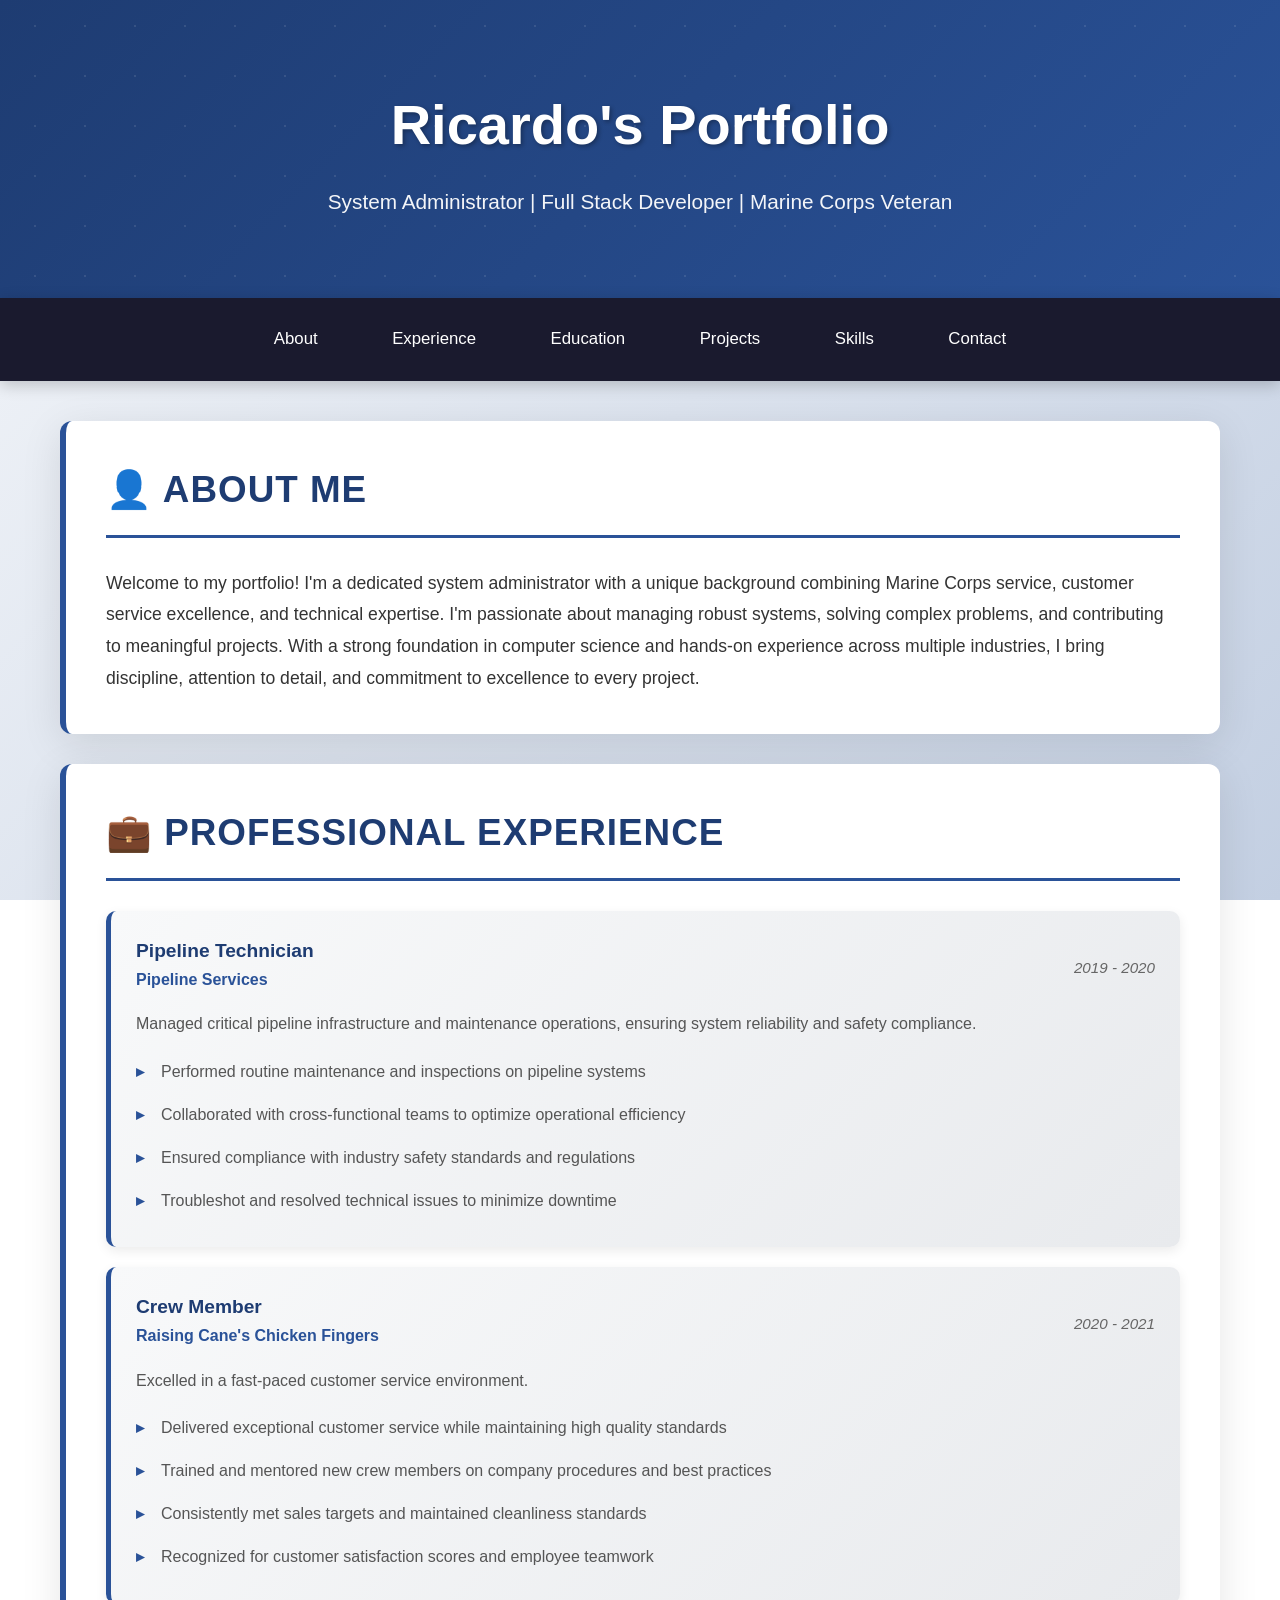
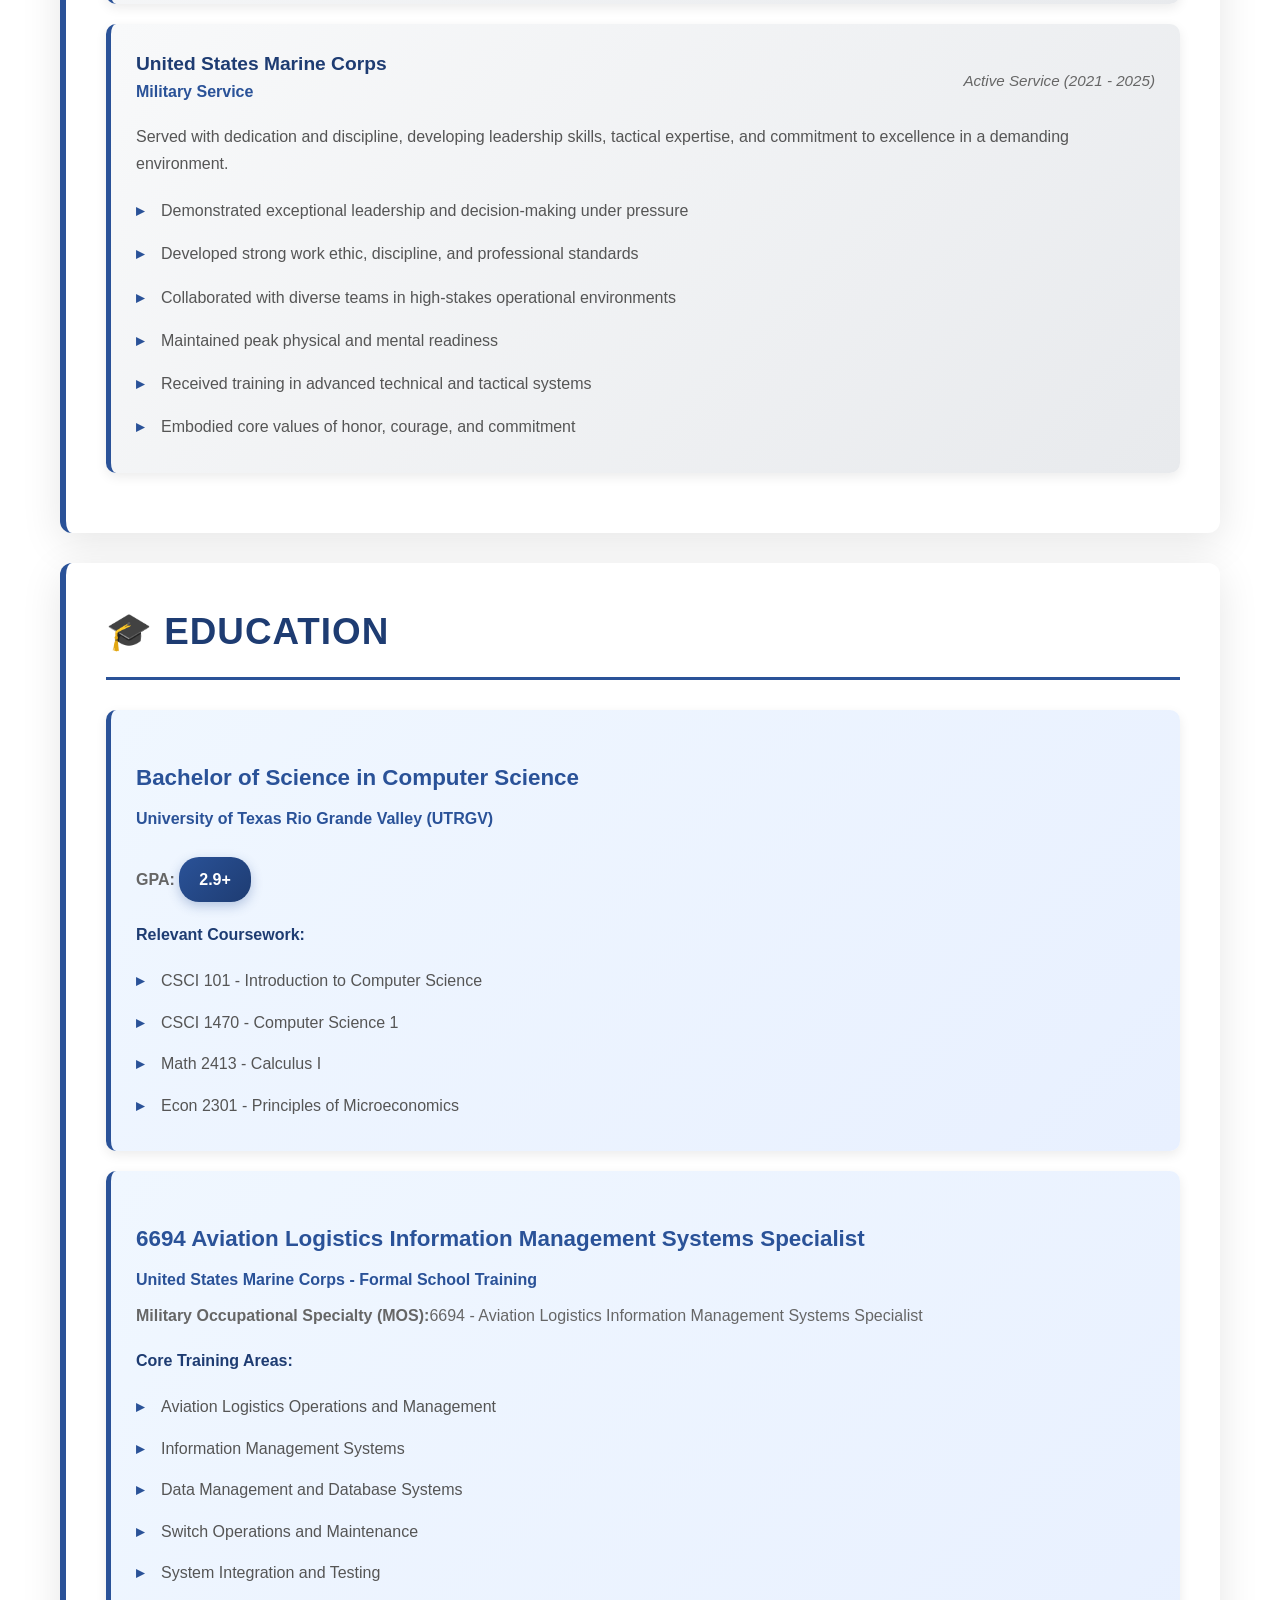
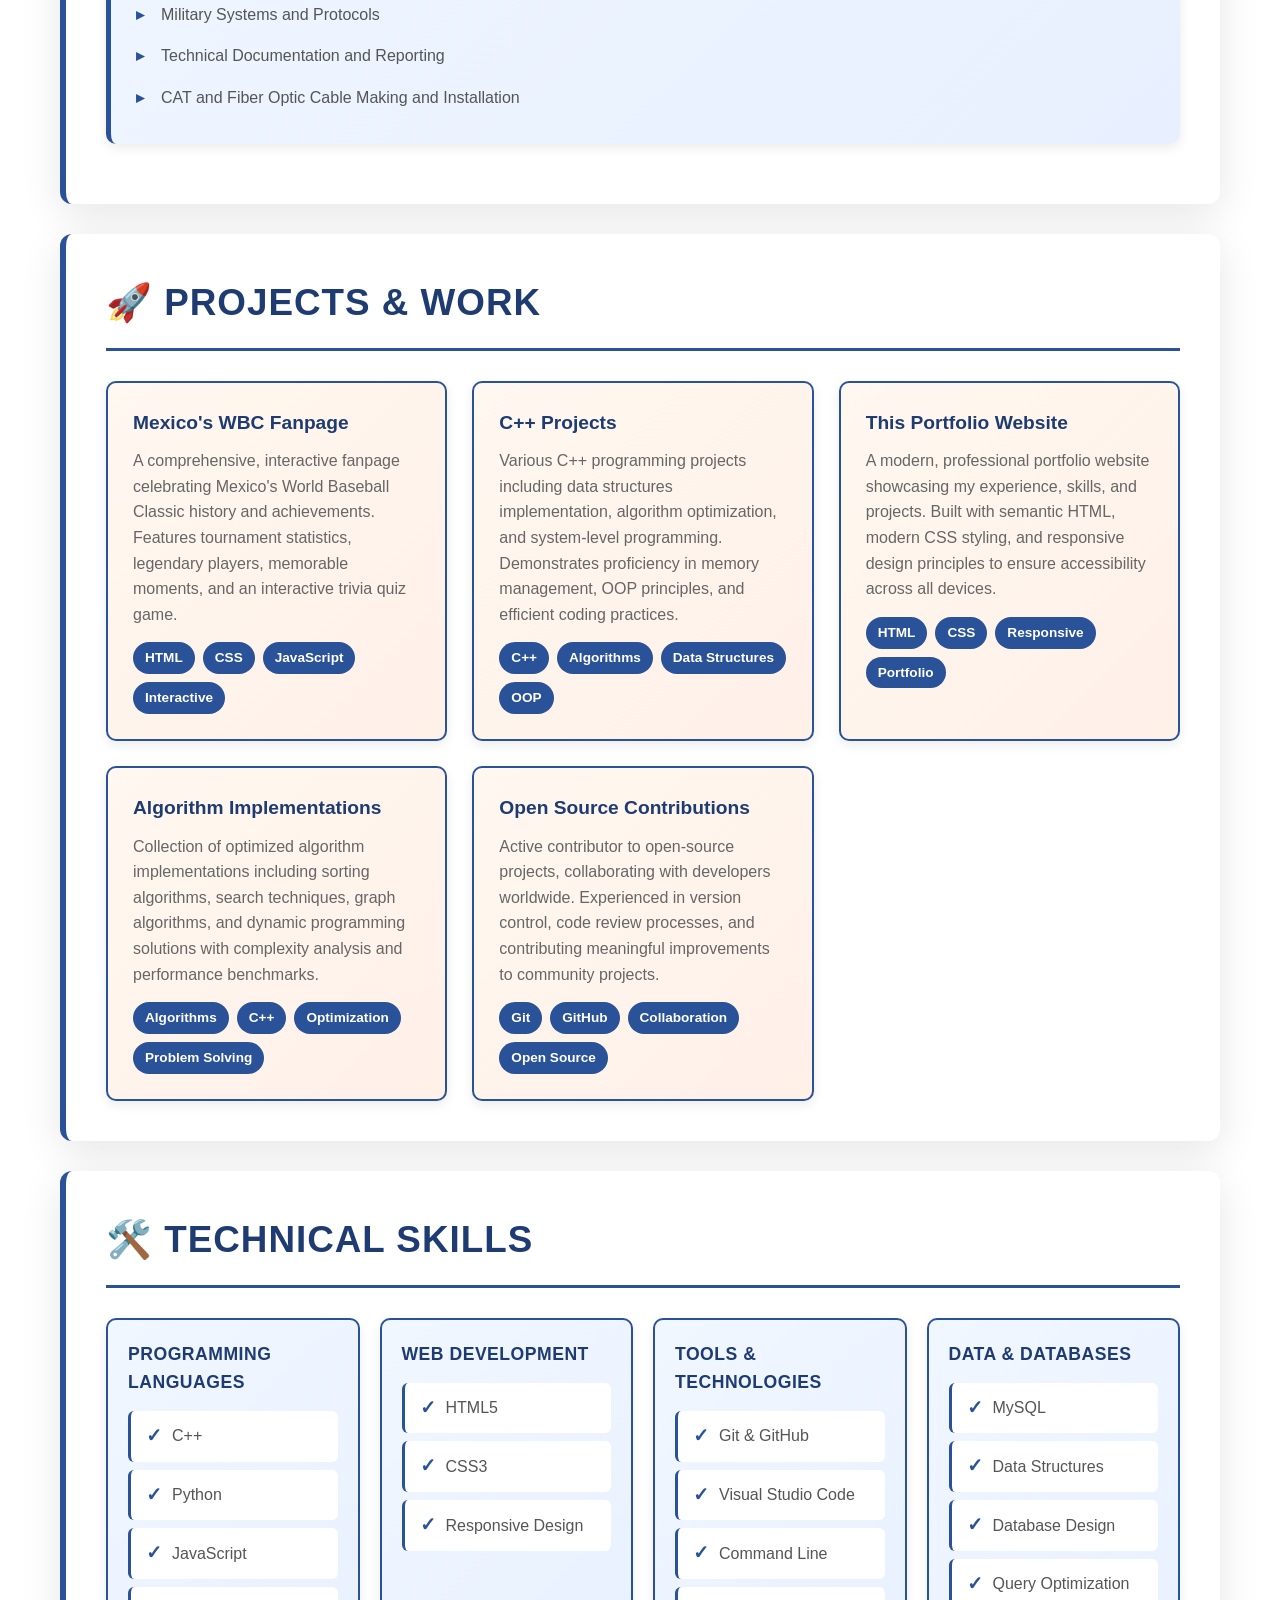
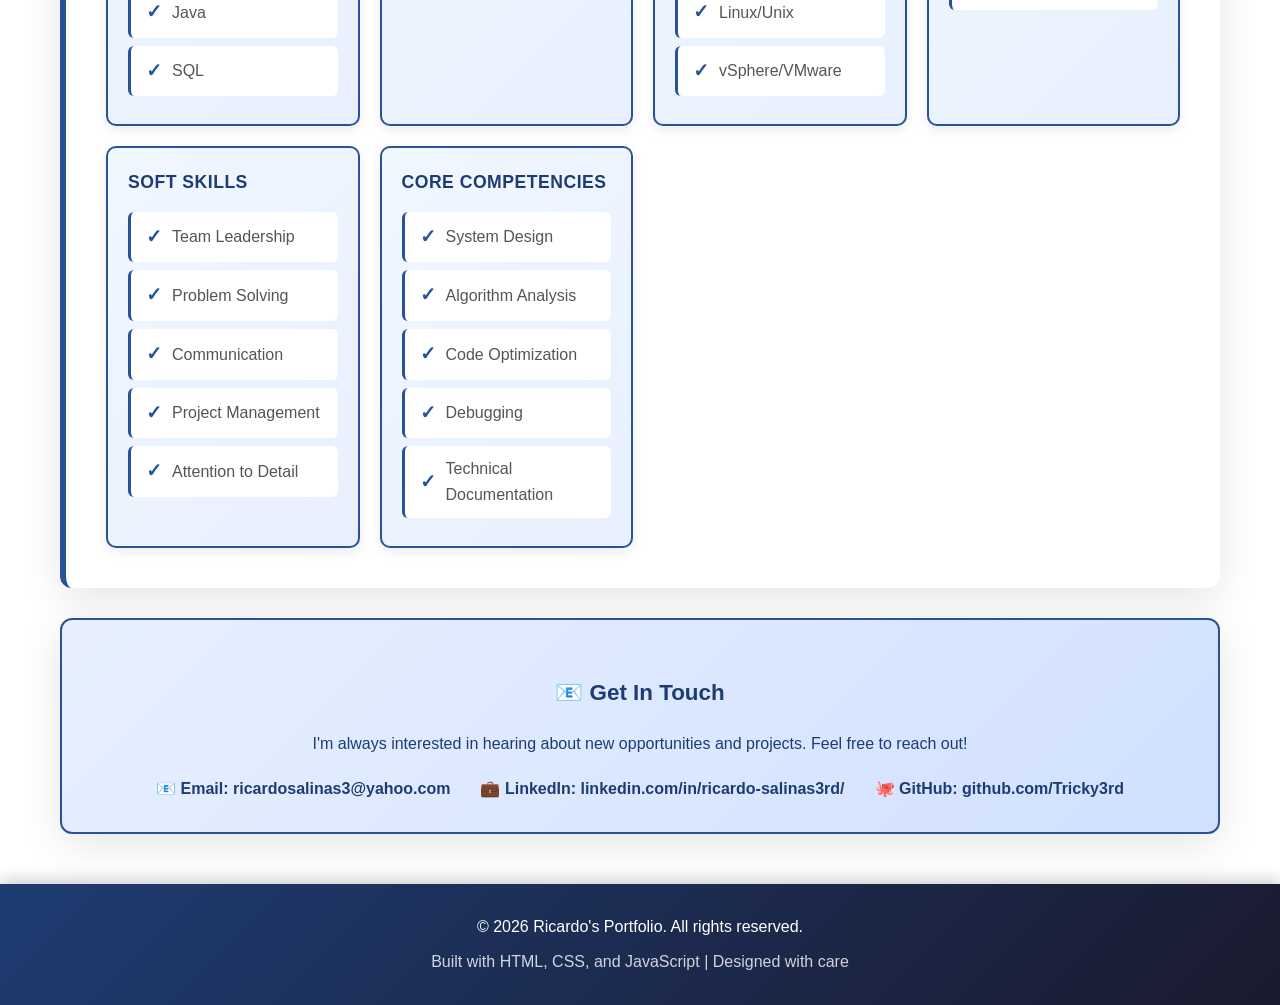
<file: index.html>
<!DOCTYPE html>
<html lang="en">
<head>
    <meta charset="UTF-8">
    <meta name="viewport" content="width=device-width, initial-scale=1.0">
    <title>Ricardo's Portfolio - System Administrator & Marine</title>
    <style>
        * {
            margin: 0;
            padding: 0;
            box-sizing: border-box;
        }
        
        body {
            font-family: 'Segoe UI', Tahoma, Geneva, Verdana, sans-serif;
            line-height: 1.6;
            color: #333;
            background: linear-gradient(135deg, #f5f7fa 0%, #c3cfe2 100%);
            background-attachment: fixed;
        }
        
        header {
            background: linear-gradient(135deg, #1e3c72 0%, #2a5298 100%);
            color: white;
            text-align: center;
            padding: 80px 20px;
            box-shadow: 0 8px 32px rgba(0,0,0,0.2);
            position: relative;
            overflow: hidden;
        }
        
        header::before {
            content: '';
            position: absolute;
            top: -50%;
            left: -50%;
            width: 200%;
            height: 200%;
            background: radial-gradient(circle, rgba(255,255,255,0.1) 1px, transparent 1px);
            background-size: 50px 50px;
            animation: slide 20s linear infinite;
        }
        
        @keyframes slide {
            0% { transform: translate(0, 0); }
            100% { transform: translate(50px, 50px); }
        }
        
        header h1 {
            font-size: 3.5em;
            margin-bottom: 15px;
            text-shadow: 2px 2px 4px rgba(0,0,0,0.3);
            position: relative;
            z-index: 1;
        }
        
        header p {
            font-size: 1.3em;
            position: relative;
            z-index: 1;
            opacity: 0.95;
        }
        
        nav {
            background-color: #1a1a2e;
            padding: 20px;
            text-align: center;
            position: sticky;
            top: 0;
            z-index: 100;
            box-shadow: 0 4px 15px rgba(0,0,0,0.2);
        }
        
        nav a {
            color: white;
            margin: 0 20px;
            text-decoration: none;
            font-size: 1.05em;
            font-weight: 500;
            transition: all 0.3s;
            padding: 8px 15px;
            border-radius: 5px;
            display: inline-block;
        }
        
        nav a:hover {
            background-color: #2a5298;
            transform: scale(1.08);
        }
        
        main {
            max-width: 1200px;
            margin: 40px auto;
            padding: 0 20px;
        }
        
        section {
            background: white;
            margin: 30px 0;
            padding: 40px;
            border-radius: 12px;
            box-shadow: 0 10px 40px rgba(0,0,0,0.1);
            border-left: 6px solid #2a5298;
        }
        
        section h2 {
            color: #1e3c72;
            margin-bottom: 30px;
            font-size: 2.3em;
            border-bottom: 3px solid #2a5298;
            padding-bottom: 15px;
            text-transform: uppercase;
            letter-spacing: 1px;
        }
        
        section h3 {
            color: #2a5298;
            margin-top: 25px;
            margin-bottom: 10px;
            font-size: 1.4em;
        }
        
        .experience-item {
            background: linear-gradient(135deg, #f8f9fa 0%, #e8eaed 100%);
            padding: 25px;
            margin: 20px 0;
            border-radius: 10px;
            border-left: 5px solid #2a5298;
            box-shadow: 0 4px 12px rgba(0,0,0,0.08);
            transition: all 0.3s;
        }
        
        .experience-item:hover {
            transform: translateX(8px);
            box-shadow: 0 8px 20px rgba(42, 82, 152, 0.15);
        }
        
        .exp-header {
            display: flex;
            justify-content: space-between;
            align-items: center;
            margin-bottom: 10px;
            flex-wrap: wrap;
        }
        
        .exp-title {
            font-size: 1.2em;
            font-weight: bold;
            color: #1e3c72;
        }
        
        .exp-dates {
            color: #666;
            font-style: italic;
            font-size: 0.95em;
        }
        
        .exp-company {
            color: #2a5298;
            font-weight: bold;
            margin-bottom: 8px;
        }
        
        .exp-description {
            color: #555;
            line-height: 1.7;
            margin-top: 10px;
        }
        
        .bullet-list {
            list-style: none;
            margin-left: 0;
            margin-top: 12px;
        }
        
        .bullet-list li {
            padding: 8px 0;
            padding-left: 25px;
            position: relative;
            color: #555;
        }
        
        .bullet-list li::before {
            content: '▸';
            position: absolute;
            left: 0;
            color: #2a5298;
            font-weight: bold;
        }
        
        .education-item {
            background: linear-gradient(135deg, #f0f7ff 0%, #e8f0ff 100%);
            padding: 25px;
            margin: 20px 0;
            border-radius: 10px;
            border-left: 5px solid #2a5298;
            box-shadow: 0 4px 12px rgba(0,0,0,0.08);
        }
        
        .project-grid {
            display: grid;
            grid-template-columns: repeat(auto-fit, minmax(300px, 1fr));
            gap: 25px;
            margin-top: 25px;
        }
        
        .project-card {
            background: linear-gradient(135deg, #fff8f0 0%, #fff0e8 100%);
            padding: 25px;
            border-radius: 10px;
            border: 2px solid #2a5298;
            box-shadow: 0 4px 12px rgba(0,0,0,0.08);
            transition: all 0.4s;
            position: relative;
            overflow: hidden;
        }
        
        .project-card::before {
            content: '';
            position: absolute;
            top: 0;
            left: 0;
            right: 0;
            bottom: 0;
            background: linear-gradient(135deg, rgba(42, 82, 152, 0.1) 0%, transparent 100%);
            opacity: 0;
            transition: opacity 0.3s;
        }
        
        .project-card:hover {
            transform: translateY(-8px);
            box-shadow: 0 15px 35px rgba(42, 82, 152, 0.2);
            border-color: #1e3c72;
        }
        
        .project-card h4 {
            color: #1e3c72;
            margin-bottom: 10px;
            font-size: 1.2em;
            position: relative;
            z-index: 1;
        }
        
        .project-card p {
            color: #666;
            margin-bottom: 15px;
            position: relative;
            z-index: 1;
        }
        
        .project-tags {
            display: flex;
            flex-wrap: wrap;
            gap: 8px;
            margin-top: 15px;
            position: relative;
            z-index: 1;
        }
        
        .tag {
            background: #2a5298;
            color: white;
            padding: 5px 12px;
            border-radius: 20px;
            font-size: 0.85em;
            font-weight: bold;
        }
        
        .skills-grid {
            display: grid;
            grid-template-columns: repeat(auto-fit, minmax(250px, 1fr));
            gap: 20px;
            margin-top: 25px;
        }
        
        .skill-category {
            background: linear-gradient(135deg, #f0f7ff 0%, #e8f0ff 100%);
            padding: 20px;
            border-radius: 10px;
            border: 2px solid #2a5298;
            box-shadow: 0 4px 12px rgba(0,0,0,0.08);
        }
        
        .skill-category h4 {
            color: #1e3c72;
            margin-bottom: 15px;
            font-size: 1.1em;
            text-transform: uppercase;
            letter-spacing: 0.5px;
        }
        
        .skill-item {
            background: white;
            padding: 10px 15px;
            margin: 8px 0;
            border-radius: 6px;
            color: #555;
            border-left: 3px solid #2a5298;
            display: flex;
            align-items: center;
        }
        
        .skill-item::before {
            content: '✓';
            color: #2a5298;
            font-weight: bold;
            margin-right: 10px;
            font-size: 1.2em;
        }
        
        .gpa-badge {
            display: inline-block;
            background: linear-gradient(135deg, #2a5298 0%, #1e3c72 100%);
            color: white;
            padding: 10px 20px;
            border-radius: 20px;
            font-weight: bold;
            margin-top: 15px;
            box-shadow: 0 4px 12px rgba(42, 82, 152, 0.3);
        }
        
        .link-button {
            display: inline-block;
            background: linear-gradient(135deg, #2a5298 0%, #1e3c72 100%);
            color: white;
            padding: 10px 20px;
            border-radius: 6px;
            text-decoration: none;
            margin-top: 15px;
            margin-right: 10px;
            transition: all 0.3s;
            border: 2px solid #2a5298;
        }
        
        .link-button:hover {
            background: white;
            color: #2a5298;
            transform: scale(1.05);
        }
        
        footer {
            background: linear-gradient(135deg, #1e3c72 0%, #1a1a2e 100%);
            color: white;
            text-align: center;
            padding: 30px 20px;
            margin-top: 50px;
            box-shadow: 0 -4px 15px rgba(0,0,0,0.2);
        }
        
        .contact-section {
            background: linear-gradient(135deg, #e8f0ff 0%, #d0e0ff 100%);
            padding: 30px;
            border-radius: 12px;
            text-align: center;
            margin: 30px 0;
            border: 2px solid #2a5298;
        }
        
        .contact-section h3 {
            color: #1e3c72;
            margin-bottom: 20px;
        }
        
        .contact-info {
            display: flex;
            justify-content: center;
            gap: 30px;
            flex-wrap: wrap;
            margin-top: 20px;
        }
        
        .contact-item {
            color: #1e3c72;
            font-weight: bold;
        }
        
        @media (max-width: 768px) {
            header h1 {
                font-size: 2.2em;
            }
            
            nav a {
                margin: 5px 10px;
                font-size: 0.95em;
            }
            
            .exp-header {
                flex-direction: column;
                align-items: flex-start;
            }
            
            .exp-dates {
                margin-top: 10px;
            }
            
            section {
                padding: 20px;
            }
        }
    </style>
</head>
<body>
    <header>
        <h1>Ricardo's Portfolio</h1>
        <p>System Administrator | Full Stack Developer | Marine Corps Veteran</p>
    </header>
    
    <nav>
        <a href="#about">About</a>
        <a href="#experience">Experience</a>
        <a href="#education">Education</a>
        <a href="#projects">Projects</a>
        <a href="#skills">Skills</a>
        <a href="#contact">Contact</a>
    </nav>
    
    <main>
        <!-- ABOUT SECTION -->
        <section id="about">
            <h2>👤 About Me</h2>
            <p style="font-size: 1.1em; line-height: 1.8;">Welcome to my portfolio! I'm a dedicated system administrator with a unique background combining Marine Corps service, customer service excellence, and technical expertise. I'm passionate about managing robust systems, solving complex problems, and contributing to meaningful projects. With a strong foundation in computer science and hands-on experience across multiple industries, I bring discipline, attention to detail, and commitment to excellence to every project.</p>
        </section>
        
        <!-- EXPERIENCE SECTION -->
        <section id="experience">
            <h2>💼 Professional Experience</h2>
            
            <div class="experience-item">
                <div class="exp-header">
                    <div>
                        <div class="exp-title">Pipeline Technician</div>
                        <div class="exp-company">Pipeline Services</div>
                    </div>
                    <div class="exp-dates">2019 - 2020</div>
                </div>
                <div class="exp-description">
                    <p>Managed critical pipeline infrastructure and maintenance operations, ensuring system reliability and safety compliance.</p>
                    <ul class="bullet-list">
                        <li>Performed routine maintenance and inspections on pipeline systems</li>
                        <li>Collaborated with cross-functional teams to optimize operational efficiency</li>
                        <li>Ensured compliance with industry safety standards and regulations</li>
                        <li>Troubleshot and resolved technical issues to minimize downtime</li>
                    </ul>
                </div>
            </div>
            
            <div class="experience-item">
                <div class="exp-header">
                    <div>
                        <div class="exp-title">Crew Member </div>
                        <div class="exp-company">Raising Cane's Chicken Fingers</div>
                    </div>
                    <div class="exp-dates">2020 - 2021</div>
                </div>
                <div class="exp-description">
                    <p>Excelled in a fast-paced customer service environment.</p>
                    <ul class="bullet-list">
                        <li>Delivered exceptional customer service while maintaining high quality standards</li>
                        <li>Trained and mentored new crew members on company procedures and best practices</li>
                        <li>Consistently met sales targets and maintained cleanliness standards</li>
                        <li>Recognized for customer satisfaction scores and employee teamwork</li>
                    </ul>
                </div>
            </div>
            
            <div class="experience-item">
                <div class="exp-header">
                    <div>
                        <div class="exp-title">United States Marine Corps</div>
                        <div class="exp-company">Military Service</div>
                    </div>
                    <div class="exp-dates">Active Service (2021 - 2025)</div>
                </div>
                <div class="exp-description">
                    <p>Served with dedication and discipline, developing leadership skills, tactical expertise, and commitment to excellence in a demanding environment.</p>
                    <ul class="bullet-list">
                        <li>Demonstrated exceptional leadership and decision-making under pressure</li>
                        <li>Developed strong work ethic, discipline, and professional standards</li>
                        <li>Collaborated with diverse teams in high-stakes operational environments</li>
                        <li>Maintained peak physical and mental readiness</li>
                        <li>Received training in advanced technical and tactical systems</li>
                        <li>Embodied core values of honor, courage, and commitment</li>
                    </ul>
                </div>
            </div>
        </section>
        
        <!-- EDUCATION SECTION -->
        <section id="education">
            <h2>🎓 Education</h2>
            
            <div class="education-item">
                <h3>Bachelor of Science in Computer Science</h3>
                <p style="color: #2a5298; font-weight: bold; margin: 10px 0;">University of Texas Rio Grande Valley (UTRGV)</p>
                <p style="color: #666; margin: 10px 0;"><strong>GPA:</strong> <span class="gpa-badge">2.9+</span></p>
                
                <h4 style="color: #1e3c72; margin-top: 20px; margin-bottom: 10px;">Relevant Coursework:</h4>
                <ul class="bullet-list">
                    <li>CSCI 101 - Introduction to Computer Science</li>
                    <li>CSCI 1470 - Computer Science 1</li>
                    <li>Math 2413 - Calculus I</li>
                    <li>Econ 2301 - Principles of Microeconomics</li>
                </ul>
            </div>
            
            <div class="education-item">
                <h3>6694 Aviation Logistics Information Management Systems Specialist</h3>
                <p style="color: #2a5298; font-weight: bold; margin: 10px 0;">United States Marine Corps - Formal School Training</p>
                <p style="color: #666; margin: 10px 0;"><strong>Military Occupational Specialty (MOS):</strong>6694 - Aviation Logistics Information Management Systems Specialist</p>
                
                <h4 style="color: #1e3c72; margin-top: 20px; margin-bottom: 10px;">Core Training Areas:</h4>
                <ul class="bullet-list">
                    <li>Aviation Logistics Operations and Management</li>
                    <li>Information Management Systems</li>
                    <li>Data Management and Database Systems</li>
                    <li>Switch Operations and Maintenance</li>
                    <li>System Integration and Testing</li>
                    <li>Military Systems and Protocols</li>
                    <li>Technical Documentation and Reporting</li>
                    <li> CAT and Fiber Optic Cable Making and Installation</li>
                </ul>
            </div>
        </section>
        
        <!-- PROJECTS SECTION -->
        <section id="projects">
            <h2>🚀 Projects & Work</h2>
            
            <div class="project-grid">
                <div class="project-card">
                    <h4>Mexico's WBC Fanpage</h4>
                    <p>A comprehensive, interactive fanpage celebrating Mexico's World Baseball Classic history and achievements. Features tournament statistics, legendary players, memorable moments, and an interactive trivia quiz game.</p>
                    <div class="project-tags">
                        <span class="tag">HTML</span>
                        <span class="tag">CSS</span>
                        <span class="tag">JavaScript</span>
                        <span class="tag">Interactive</span>
                    </div>
                </div>
                
                <div class="project-card">
                    <h4>C++ Projects</h4>
                    <p>Various C++ programming projects including data structures implementation, algorithm optimization, and system-level programming. Demonstrates proficiency in memory management, OOP principles, and efficient coding practices.</p>
                    <div class="project-tags">
                        <span class="tag">C++</span>
                        <span class="tag">Algorithms</span>
                        <span class="tag">Data Structures</span>
                        <span class="tag">OOP</span>
                    </div>
                </div>
                
                <div class="project-card">
                    <h4>This Portfolio Website</h4>
                    <p>A modern, professional portfolio website showcasing my experience, skills, and projects. Built with semantic HTML, modern CSS styling, and responsive design principles to ensure accessibility across all devices.</p>
                    <div class="project-tags">
                        <span class="tag">HTML</span>
                        <span class="tag">CSS</span>
                        <span class="tag">Responsive</span>
                        <span class="tag">Portfolio</span>
                    </div>
                </div>
                
                <div class="project-card">
                    <h4>Algorithm Implementations</h4>
                    <p>Collection of optimized algorithm implementations including sorting algorithms, search techniques, graph algorithms, and dynamic programming solutions with complexity analysis and performance benchmarks.</p>
                    <div class="project-tags">
                        <span class="tag">Algorithms</span>
                        <span class="tag">C++</span>
                        <span class="tag">Optimization</span>
                        <span class="tag">Problem Solving</span>
                    </div>
                </div>
                
                <div class="project-card">
                    <h4>Open Source Contributions</h4>
                    <p>Active contributor to open-source projects, collaborating with developers worldwide. Experienced in version control, code review processes, and contributing meaningful improvements to community projects.</p>
                    <div class="project-tags">
                        <span class="tag">Git</span>
                        <span class="tag">GitHub</span>
                        <span class="tag">Collaboration</span>
                        <span class="tag">Open Source</span>
                    </div>
                </div>
            </div>
        </section>
        
        <!-- SKILLS SECTION -->
        <section id="skills">
            <h2>🛠️ Technical Skills</h2>
            
            <div class="skills-grid">
                <div class="skill-category">
                    <h4>Programming Languages</h4>
                    <div class="skill-item">C++</div>
                    <div class="skill-item">Python</div>
                    <div class="skill-item">JavaScript</div>
                    <div class="skill-item">Java</div>
                    <div class="skill-item">SQL</div>
                </div>
                
                <div class="skill-category">
                    <h4>Web Development</h4>
                    <div class="skill-item">HTML5</div>
                    <div class="skill-item">CSS3</div>
                    <div class="skill-item">Responsive Design</div>
                </div>
                
                <div class="skill-category">
                    <h4>Tools & Technologies</h4>
                    <div class="skill-item">Git & GitHub</div>
                    <div class="skill-item">Visual Studio Code</div>
                    <div class="skill-item">Command Line</div>
                    <div class="skill-item">Linux/Unix</div>
                    <div class="skill-item">vSphere/VMware</div>
                </div>
                
                <div class="skill-category">
                    <h4>Data & Databases</h4>
                    <div class="skill-item">MySQL</div>
                    <div class="skill-item">Data Structures</div>
                    <div class="skill-item">Database Design</div>
                    <div class="skill-item">Query Optimization</div>
                </div>
                
                <div class="skill-category">
                    <h4>Soft Skills</h4>
                    <div class="skill-item">Team Leadership</div>
                    <div class="skill-item">Problem Solving</div>
                    <div class="skill-item">Communication</div>
                    <div class="skill-item">Project Management</div>
                    <div class="skill-item">Attention to Detail</div>
                </div>
                
                <div class="skill-category">
                    <h4>Core Competencies</h4>
                    <div class="skill-item">System Design</div>
                    <div class="skill-item">Algorithm Analysis</div>
                    <div class="skill-item">Code Optimization</div>
                    <div class="skill-item">Debugging</div>
                    <div class="skill-item">Technical Documentation</div>
                </div>
            </div>
        </section>
        
        <!-- CONTACT SECTION -->
        <section id="contact" class="contact-section">
            <h3>📧 Get In Touch</h3>
            <p style="margin: 15px 0; color: #1e3c72;">I'm always interested in hearing about new opportunities and projects. Feel free to reach out!</p>
            <div class="contact-info">
                <div class="contact-item">📧 Email: ricardosalinas3@yahoo.com</div>
                <div class="contact-item">💼 LinkedIn: linkedin.com/in/ricardo-salinas3rd/</div>
                <div class="contact-item">🐙 GitHub: github.com/Tricky3rd</div>
            </div>
        </section>
    </main>
    
    <footer>
        <p>&copy; 2026 Ricardo's Portfolio. All rights reserved.</p>
        <p style="margin-top: 10px; opacity: 0.8;">Built with HTML, CSS, and JavaScript | Designed with care</p>
    </footer>
</body>
</html>
</file>
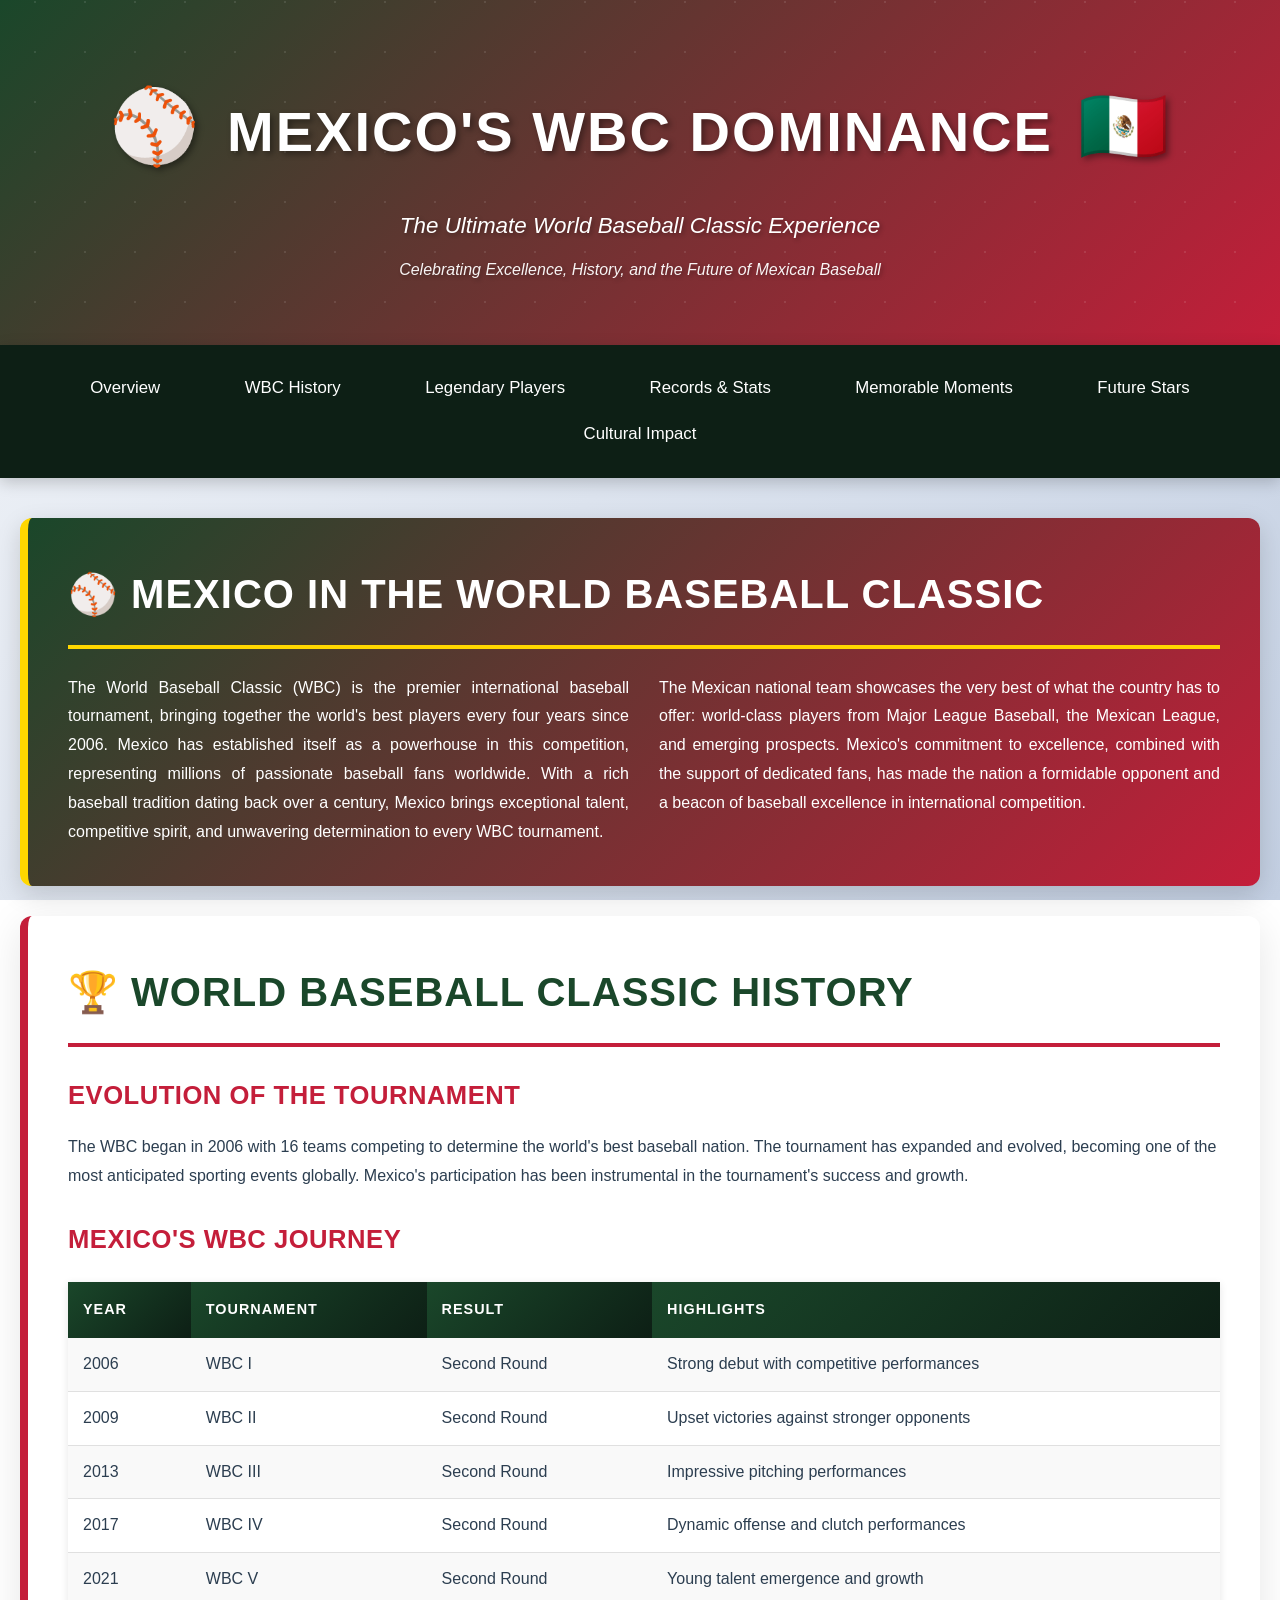
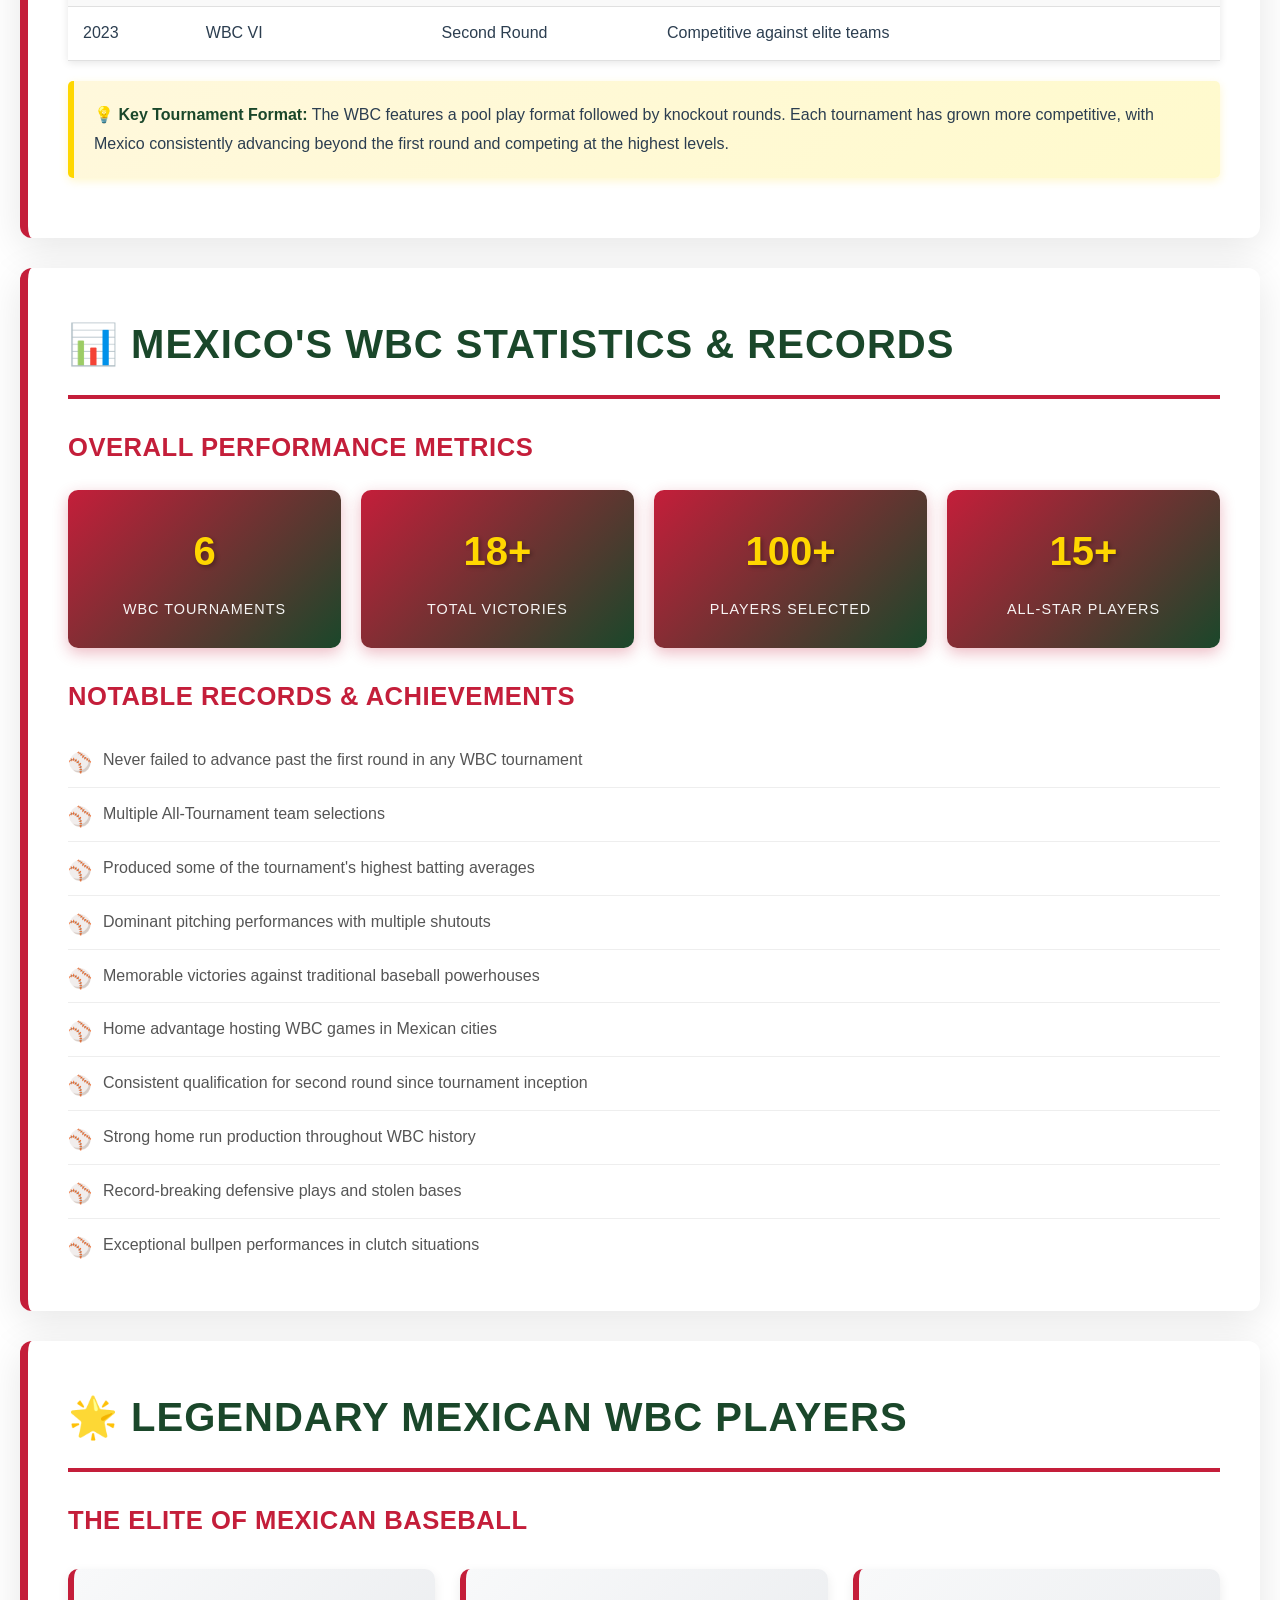
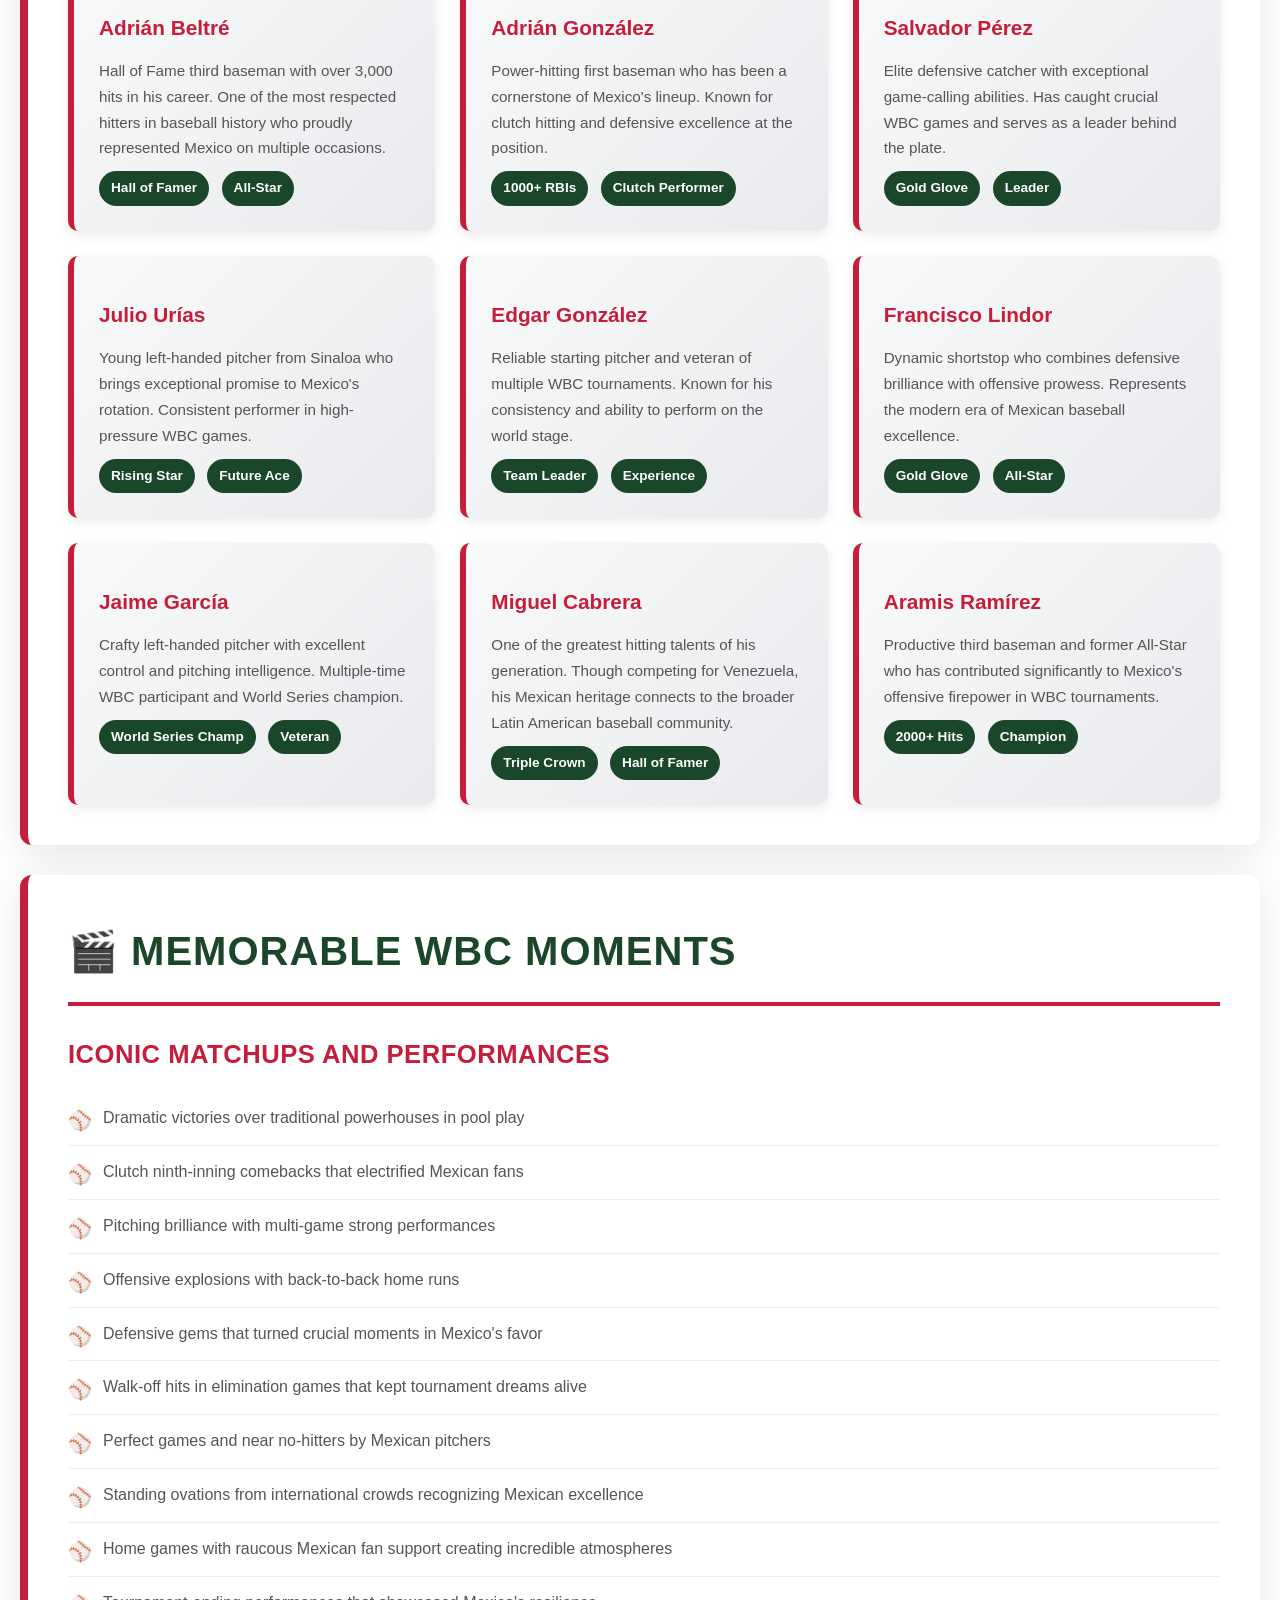
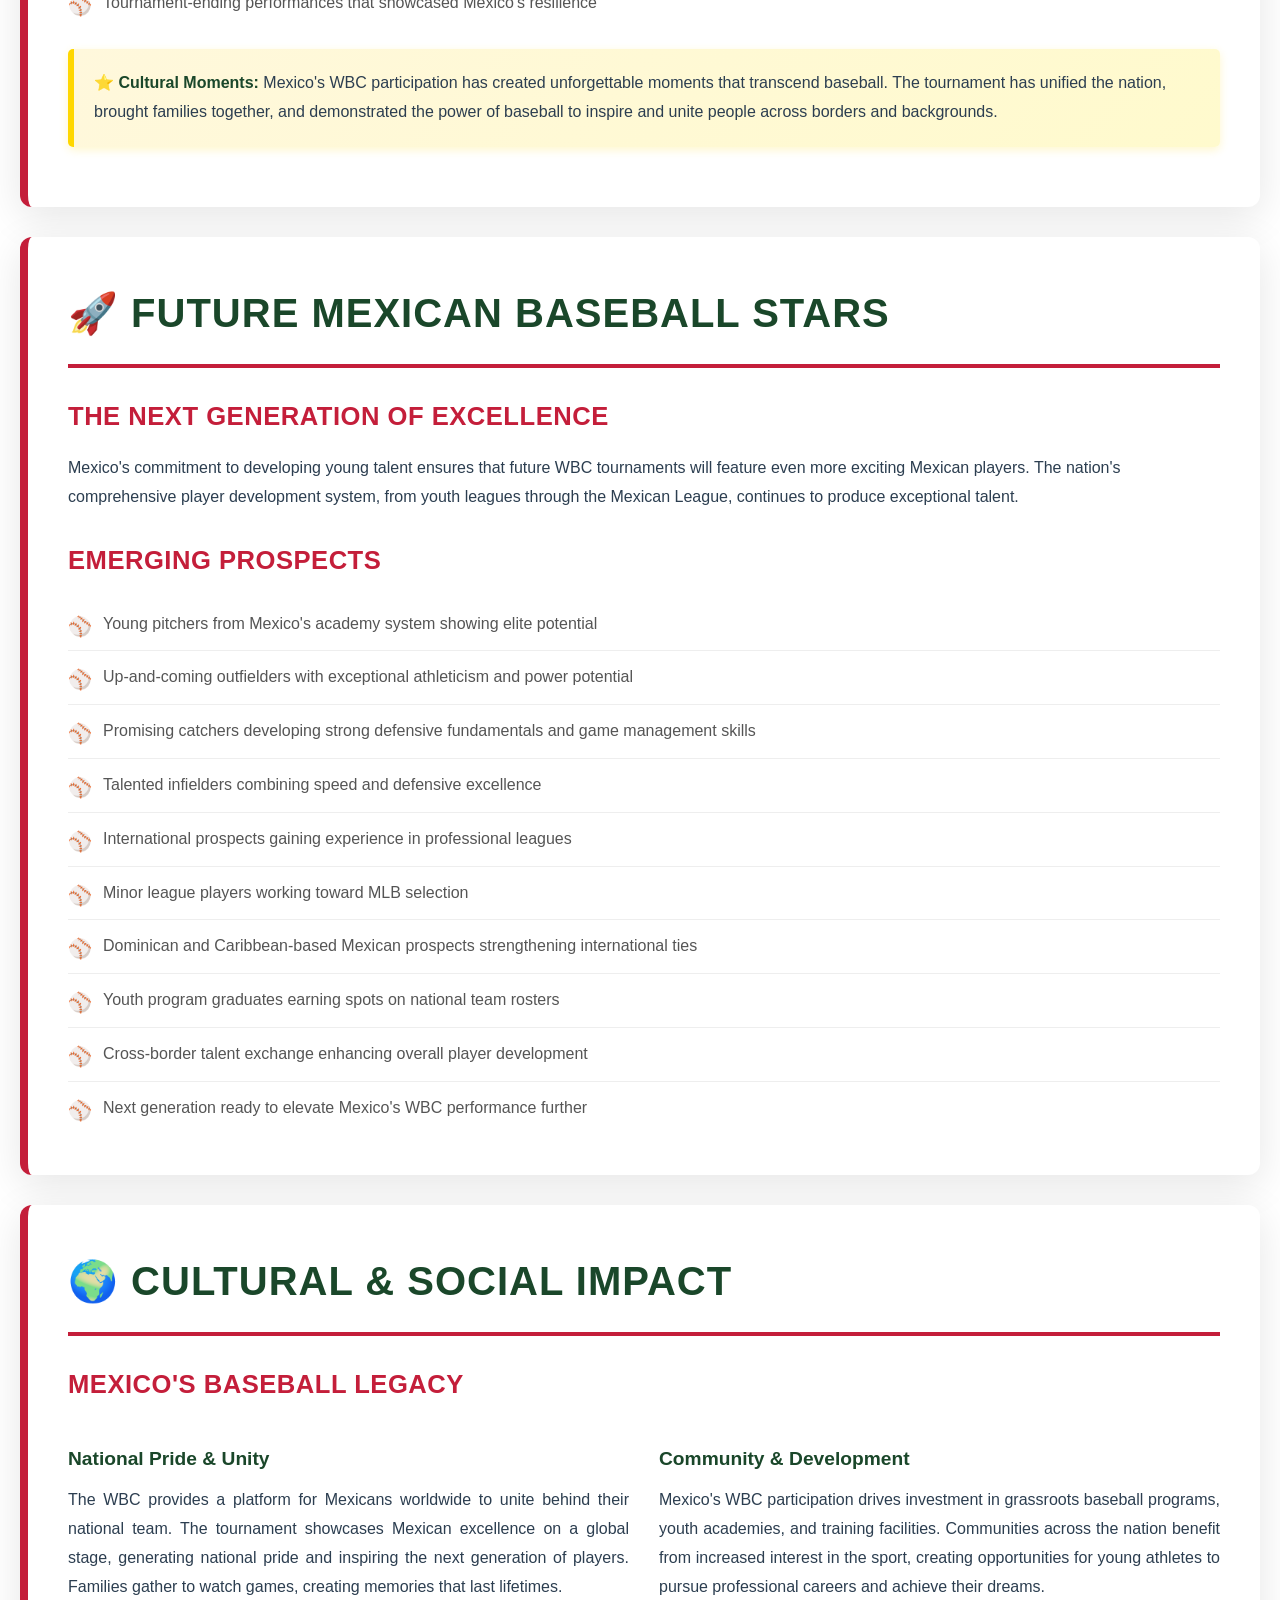
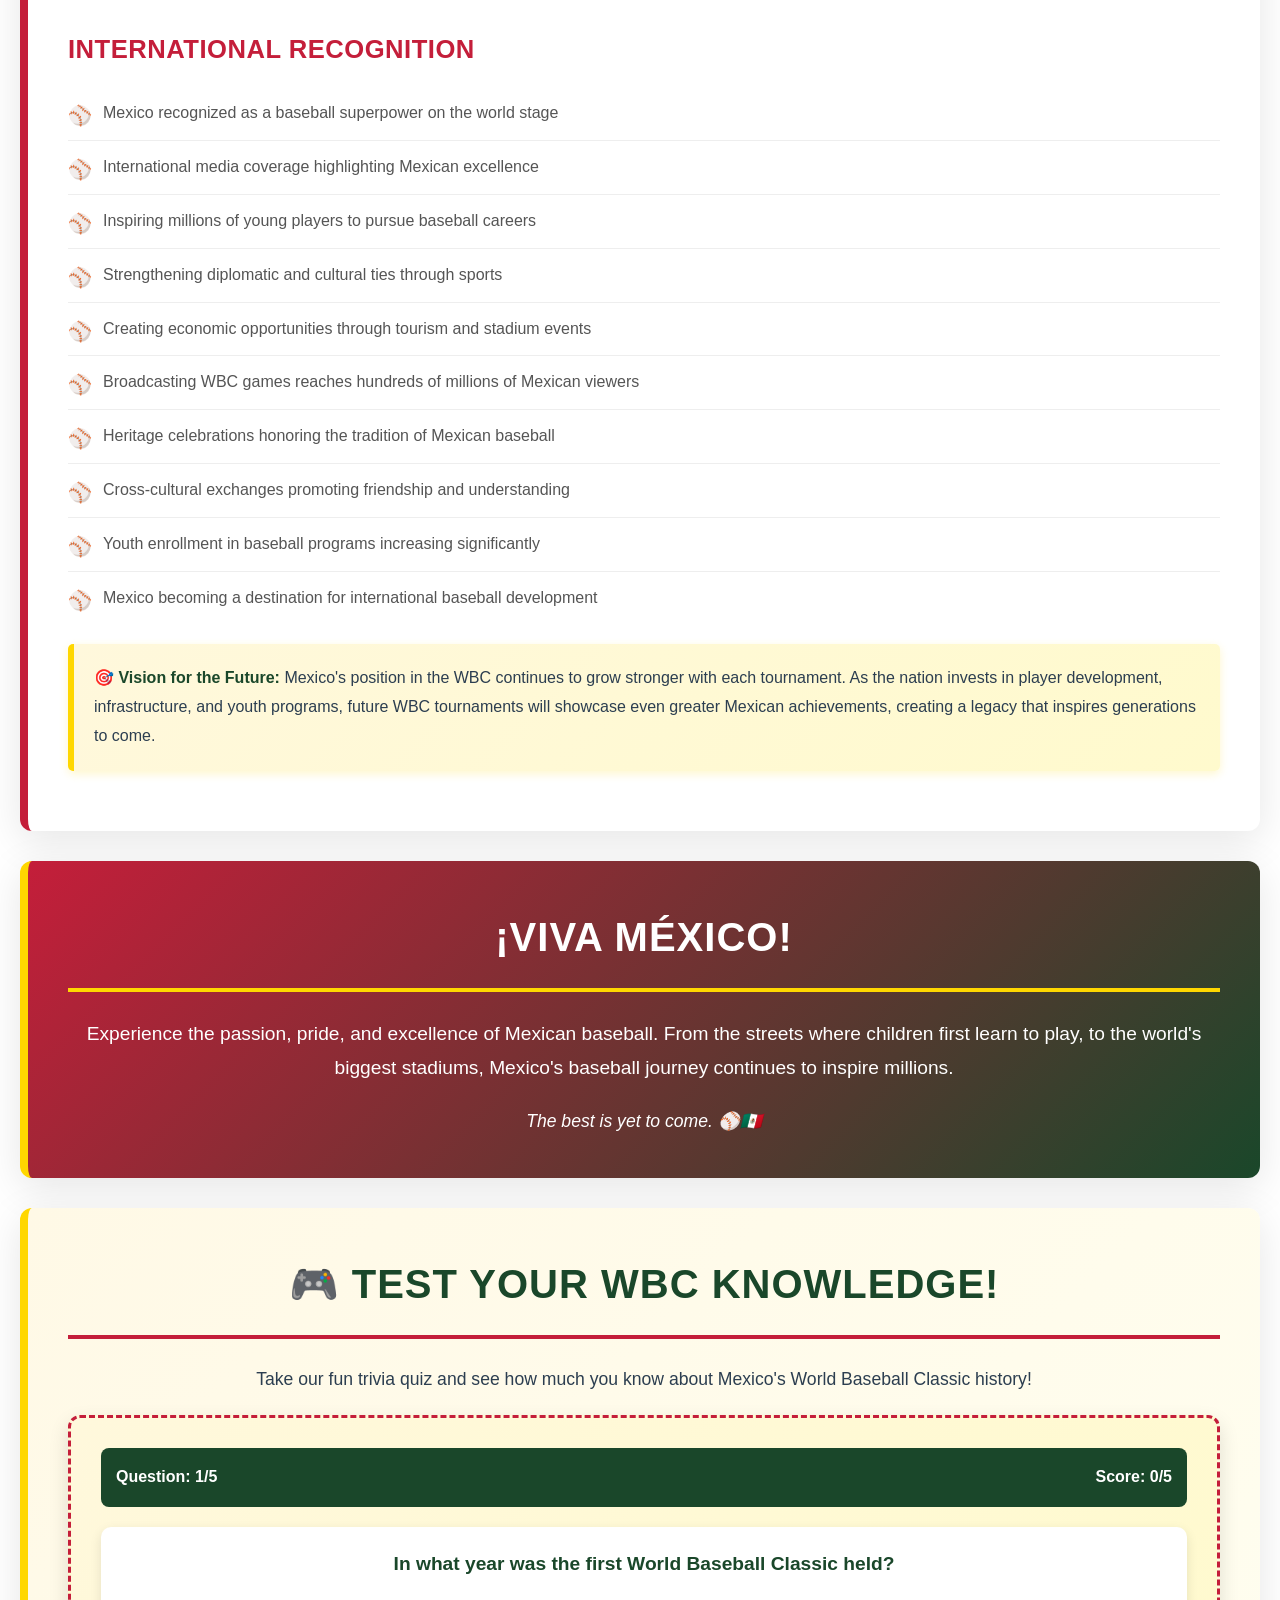
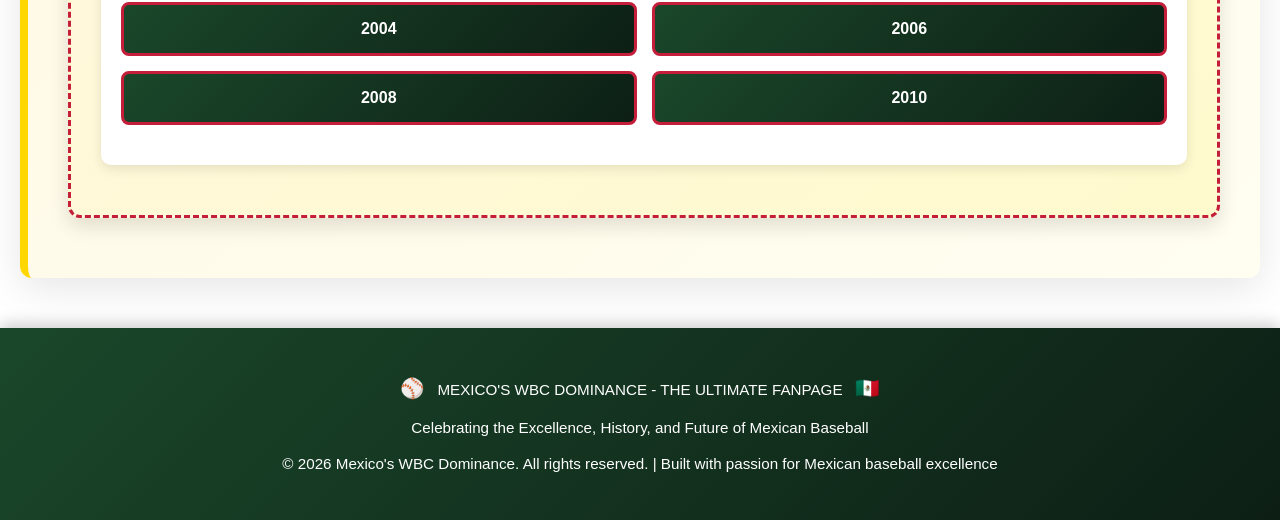
<file: page.html>
<!DOCTYPE html>
<html lang="en">
<head>
    <meta charset="UTF-8">
    <meta name="viewport" content="width=device-width, initial-scale=1.0">
    <title>Mexico's WBC Dominance - World Baseball Classic Legacy</title>
    <style>
        * {
            margin: 0;
            padding: 0;
            box-sizing: border-box;
        }
        
        body {
            font-family: 'Segoe UI', Tahoma, Geneva, Verdana, sans-serif;
            line-height: 1.8;
            color: #2c3e50;
            background: linear-gradient(135deg, #f5f7fa 0%, #c3cfe2 100%);
            background-attachment: fixed;
        }
        
        header {
            background: linear-gradient(135deg, #1a472a, #c41e3a);
            color: white;
            text-align: center;
            padding: 60px 20px;
            box-shadow: 0 8px 32px rgba(0,0,0,0.2);
            position: relative;
            overflow: hidden;
        }
        
        header::before {
            content: '';
            position: absolute;
            top: -50%;
            left: -50%;
            width: 200%;
            height: 200%;
            background: radial-gradient(circle, rgba(255,255,255,0.1) 1px, transparent 1px);
            background-size: 50px 50px;
            animation: slide 20s linear infinite;
        }
        
        @keyframes slide {
            0% { transform: translate(0, 0); }
            100% { transform: translate(50px, 50px); }
        }
        
        header h1 {
            font-size: 3.5em;
            margin-bottom: 15px;
            text-shadow: 3px 3px 6px rgba(0,0,0,0.4);
            position: relative;
            z-index: 1;
            font-weight: bold;
            letter-spacing: 2px;
        }
        
        header p {
            font-size: 1.4em;
            font-style: italic;
            position: relative;
            z-index: 1;
            text-shadow: 2px 2px 4px rgba(0,0,0,0.3);
        }
        
        .tagline {
            font-size: 1em;
            margin-top: 10px;
            position: relative;
            z-index: 1;
            opacity: 0.95;
        }
        
        nav {
            background-color: #0d1f15;
            padding: 20px;
            text-align: center;
            position: sticky;
            top: 0;
            z-index: 100;
            box-shadow: 0 4px 15px rgba(0,0,0,0.2);
        }
        
        nav a {
            color: white;
            margin: 0 25px;
            text-decoration: none;
            font-size: 1.05em;
            font-weight: 500;
            transition: all 0.3s;
            padding: 8px 15px;
            border-radius: 5px;
            display: inline-block;
        }
        
        nav a:hover {
            background-color: #c41e3a;
            transform: scale(1.1);
        }
        
        main {
            max-width: 1300px;
            margin: 40px auto;
            padding: 0 20px;
        }
        
        section {
            background: white;
            margin: 30px 0;
            padding: 40px;
            border-radius: 12px;
            box-shadow: 0 10px 40px rgba(0,0,0,0.1);
            border-left: 8px solid #c41e3a;
            animation: fadeIn 0.5s ease-in;
        }
        
        @keyframes fadeIn {
            from { opacity: 0; transform: translateY(20px); }
            to { opacity: 1; transform: translateY(0); }
        }
        
        section h2 {
            color: #1a472a;
            margin-bottom: 25px;
            font-size: 2.5em;
            border-bottom: 4px solid #c41e3a;
            padding-bottom: 15px;
            text-transform: uppercase;
            letter-spacing: 1px;
        }
        
        section h3 {
            color: #c41e3a;
            margin-top: 25px;
            margin-bottom: 15px;
            font-size: 1.6em;
            text-transform: uppercase;
            letter-spacing: 0.5px;
        }
        
        section h4 {
            color: #1a472a;
            margin-top: 15px;
            margin-bottom: 10px;
            font-size: 1.2em;
        }
        
        .player-grid {
            display: grid;
            grid-template-columns: repeat(auto-fit, minmax(280px, 1fr));
            gap: 25px;
            margin-top: 25px;
        }
        
        .player-card {
            background: linear-gradient(135deg, #f8f9fa 0%, #e8eaed 100%);
            padding: 25px;
            border-radius: 10px;
            border-left: 6px solid #c41e3a;
            transition: all 0.4s;
            box-shadow: 0 4px 12px rgba(0,0,0,0.08);
            position: relative;
            overflow: hidden;
        }
        
        .player-card::before {
            content: '';
            position: absolute;
            top: 0;
            left: 0;
            right: 0;
            bottom: 0;
            background: linear-gradient(135deg, rgba(196,30,58,0.1) 0%, transparent 100%);
            opacity: 0;
            transition: opacity 0.3s;
        }
        
        .player-card:hover {
            transform: translateY(-8px);
            box-shadow: 0 15px 35px rgba(0,0,0,0.15);
            border-left-color: #1a472a;
            border-left-width: 8px;
        }
        
        .player-card:hover::before {
            opacity: 1;
        }
        
        .player-card h4 {
            color: #c41e3a;
            margin-bottom: 12px;
            font-size: 1.3em;
            position: relative;
            z-index: 1;
        }
        
        .player-card p {
            color: #555;
            font-size: 0.95em;
            position: relative;
            z-index: 1;
            line-height: 1.7;
        }
        
        .stat-badge {
            display: inline-block;
            background: #1a472a;
            color: white;
            padding: 5px 12px;
            border-radius: 20px;
            font-size: 0.85em;
            margin-top: 10px;
            margin-right: 8px;
            font-weight: bold;
        }
        
        .achievement-list {
            list-style: none;
            margin-left: 0;
        }
        
        .achievement-list li {
            padding: 12px 0;
            padding-left: 35px;
            position: relative;
            border-bottom: 1px solid #eee;
            color: #555;
        }
        
        .achievement-list li:last-child {
            border-bottom: none;
        }
        
        .achievement-list li::before {
            content: '⚾';
            position: absolute;
            left: 0;
            color: #c41e3a;
            font-size: 1.2em;
        }
        
        .stats-grid {
            display: grid;
            grid-template-columns: repeat(auto-fit, minmax(200px, 1fr));
            gap: 20px;
            margin-top: 20px;
        }
        
        .stat-box {
            background: linear-gradient(135deg, #c41e3a 0%, #1a472a 100%);
            color: white;
            padding: 25px;
            border-radius: 10px;
            text-align: center;
            box-shadow: 0 5px 15px rgba(196,30,58,0.3);
        }
        
        .stat-number {
            font-size: 2.5em;
            font-weight: bold;
            color: #ffd700;
            text-shadow: 2px 2px 4px rgba(0,0,0,0.3);
        }
        
        .stat-label {
            font-size: 0.9em;
            margin-top: 10px;
            opacity: 0.95;
            text-transform: uppercase;
            letter-spacing: 1px;
        }
        
        .highlight-box {
            background: linear-gradient(135deg, #fff8dc 0%, #fffacd 100%);
            padding: 20px;
            border-left: 6px solid #ffd700;
            border-radius: 5px;
            margin: 20px 0;
            box-shadow: 0 3px 10px rgba(255,215,0,0.2);
        }
        
        .highlight-box strong {
            color: #1a472a;
        }
        
        table {
            width: 100%;
            border-collapse: collapse;
            margin-top: 20px;
            box-shadow: 0 2px 8px rgba(0,0,0,0.1);
        }
        
        th {
            background: linear-gradient(135deg, #1a472a 0%, #0d1f15 100%);
            color: white;
            padding: 15px;
            text-align: left;
            font-weight: bold;
            text-transform: uppercase;
            font-size: 0.9em;
            letter-spacing: 1px;
        }
        
        td {
            padding: 12px 15px;
            border-bottom: 1px solid #e0e0e0;
        }
        
        tr:hover {
            background-color: #f5f5f5;
        }
        
        tr:nth-child(even) {
            background-color: #f9f9f9;
        }
        
        footer {
            background: linear-gradient(135deg, #1a472a 0%, #0d1f15 100%);
            color: white;
            text-align: center;
            padding: 35px 20px;
            margin-top: 50px;
            box-shadow: 0 -4px 15px rgba(0,0,0,0.2);
        }
        
        footer p {
            margin: 8px 0;
            font-size: 0.95em;
        }
        
        .emoji {
            font-size: 1.3em;
            margin: 0 8px;
        }
        
        .hero-section {
            background: linear-gradient(135deg, #1a472a 0%, #c41e3a 100%);
            color: white;
            padding: 40px;
            border-radius: 12px;
            margin: 20px 0;
            box-shadow: 0 8px 25px rgba(0,0,0,0.15);
            border-left: 8px solid #ffd700;
        }
        
        .hero-section h2 {
            color: white;
            border-bottom-color: #ffd700;
        }
        
        .column-layout {
            display: grid;
            grid-template-columns: 1fr 1fr;
            gap: 30px;
            margin-top: 20px;
        }
        
        .column-layout p {
            text-align: justify;
        }
        
        .game-container {
            background: linear-gradient(135deg, #fff8dc 0%, #fffacd 100%);
            padding: 30px;
            border-radius: 12px;
            margin: 20px 0;
            box-shadow: 0 8px 20px rgba(0,0,0,0.12);
            border: 3px dashed #c41e3a;
        }
        
        .game-container h2 {
            text-align: center;
            color: #1a472a;
            margin-bottom: 20px;
        }
        
        .question-box {
            background: white;
            padding: 20px;
            border-radius: 10px;
            margin-bottom: 20px;
            box-shadow: 0 4px 12px rgba(0,0,0,0.1);
        }
        
        .question-text {
            font-size: 1.2em;
            font-weight: bold;
            color: #1a472a;
            margin-bottom: 20px;
            text-align: center;
        }
        
        .options-grid {
            display: grid;
            grid-template-columns: 1fr 1fr;
            gap: 15px;
            margin-bottom: 20px;
        }
        
        .option-button {
            background: linear-gradient(135deg, #1a472a 0%, #0d1f15 100%);
            color: white;
            padding: 15px;
            border: 3px solid #c41e3a;
            border-radius: 8px;
            font-size: 1em;
            font-weight: bold;
            cursor: pointer;
            transition: all 0.3s;
            text-align: center;
        }
        
        .option-button:hover {
            background: linear-gradient(135deg, #c41e3a 0%, #8b1429 100%);
            transform: scale(1.05);
        }
        
        .option-button.selected {
            background: linear-gradient(135deg, #c41e3a 0%, #8b1429 100%);
            border-color: #ffd700;
        }
        
        .option-button.correct {
            background: linear-gradient(135deg, #28a745 0%, #1e8e3e 100%);
            border-color: #ffd700;
        }
        
        .option-button.incorrect {
            background: linear-gradient(135deg, #dc3545 0%, #a02834 100%);
            border-color: #8b0000;
        }
        
        .game-info {
            display: flex;
            justify-content: space-between;
            align-items: center;
            margin-bottom: 20px;
            background: #1a472a;
            color: white;
            padding: 15px;
            border-radius: 8px;
            font-weight: bold;
        }
        
        .game-button {
            background: linear-gradient(135deg, #c41e3a 0%, #8b1429 100%);
            color: white;
            padding: 12px 30px;
            border: none;
            border-radius: 8px;
            font-size: 1.05em;
            font-weight: bold;
            cursor: pointer;
            transition: all 0.3s;
            margin-top: 15px;
        }
        
        .game-button:hover {
            transform: scale(1.08);
            box-shadow: 0 5px 15px rgba(196,30,58,0.4);
        }
        
        .game-button:disabled {
            opacity: 0.5;
            cursor: not-allowed;
        }
        
        .result-message {
            text-align: center;
            font-size: 1.1em;
            font-weight: bold;
            padding: 15px;
            border-radius: 8px;
            margin-top: 15px;
        }
        
        .result-message.correct {
            background: #d4edda;
            color: #155724;
            border: 2px solid #28a745;
        }
        
        .result-message.incorrect {
            background: #f8d7da;
            color: #721c24;
            border: 2px solid #f5c6cb;
        }
        
        .score-display {
            text-align: center;
            font-size: 1.5em;
            font-weight: bold;
            color: #1a472a;
            padding: 20px;
            background: linear-gradient(135deg, #c41e3a 0%, #1a472a 100%);
            color: white;
            border-radius: 8px;
            margin-top: 20px;
        }
        
        .game-hidden {
            display: none;
        }
        
        @media (max-width: 768px) {
            header h1 {
                font-size: 2em;
            }
            
            nav a {
                margin: 5px 10px;
            }
            
            .column-layout {
                grid-template-columns: 1fr;
            }
            
            section {
                padding: 20px;
            }
            
            .options-grid {
                grid-template-columns: 1fr;
            }
        }
    </style>
</head>
<body>
    <header>
        <h1><span class="emoji">⚾</span> MEXICO'S WBC DOMINANCE <span class="emoji">🇲🇽</span></h1>
        <p>The Ultimate World Baseball Classic Experience</p>
        <p class="tagline">Celebrating Excellence, History, and the Future of Mexican Baseball</p>
    </header>
    
    <nav>
        <a href="#overview">Overview</a>
        <a href="#history">WBC History</a>
        <a href="#legends">Legendary Players</a>
        <a href="#records">Records & Stats</a>
        <a href="#memorable">Memorable Moments</a>
        <a href="#future">Future Stars</a>
        <a href="#impact">Cultural Impact</a>
    </nav>
    
    <main>
        <!-- OVERVIEW SECTION -->
        <section id="overview" class="hero-section">
            <h2>⚾ MEXICO IN THE WORLD BASEBALL CLASSIC</h2>
            <div class="column-layout">
                <div>
                    <p>The World Baseball Classic (WBC) is the premier international baseball tournament, bringing together the world's best players every four years since 2006. Mexico has established itself as a powerhouse in this competition, representing millions of passionate baseball fans worldwide. With a rich baseball tradition dating back over a century, Mexico brings exceptional talent, competitive spirit, and unwavering determination to every WBC tournament.</p>
                </div>
                <div>
                    <p>The Mexican national team showcases the very best of what the country has to offer: world-class players from Major League Baseball, the Mexican League, and emerging prospects. Mexico's commitment to excellence, combined with the support of dedicated fans, has made the nation a formidable opponent and a beacon of baseball excellence in international competition.</p>
                </div>
            </div>
        </section>
        
        <!-- TOURNAMENT HISTORY SECTION -->
        <section id="history">
            <h2>🏆 WORLD BASEBALL CLASSIC HISTORY</h2>
            <h3>Evolution of the Tournament</h3>
            <p>The WBC began in 2006 with 16 teams competing to determine the world's best baseball nation. The tournament has expanded and evolved, becoming one of the most anticipated sporting events globally. Mexico's participation has been instrumental in the tournament's success and growth.</p>
            
            <h3>Mexico's WBC Journey</h3>
            <table>
                <tr>
                    <th>Year</th>
                    <th>Tournament</th>
                    <th>Result</th>
                    <th>Highlights</th>
                </tr>
                <tr>
                    <td>2006</td>
                    <td>WBC I</td>
                    <td>Second Round</td>
                    <td>Strong debut with competitive performances</td>
                </tr>
                <tr>
                    <td>2009</td>
                    <td>WBC II</td>
                    <td>Second Round</td>
                    <td>Upset victories against stronger opponents</td>
                </tr>
                <tr>
                    <td>2013</td>
                    <td>WBC III</td>
                    <td>Second Round</td>
                    <td>Impressive pitching performances</td>
                </tr>
                <tr>
                    <td>2017</td>
                    <td>WBC IV</td>
                    <td>Second Round</td>
                    <td>Dynamic offense and clutch performances</td>
                </tr>
                <tr>
                    <td>2021</td>
                    <td>WBC V</td>
                    <td>Second Round</td>
                    <td>Young talent emergence and growth</td>
                </tr>
                <tr>
                    <td>2023</td>
                    <td>WBC VI</td>
                    <td>Second Round</td>
                    <td>Competitive against elite teams</td>
                </tr>
            </table>
            
            <div class="highlight-box">
                <strong>💡 Key Tournament Format:</strong> The WBC features a pool play format followed by knockout rounds. Each tournament has grown more competitive, with Mexico consistently advancing beyond the first round and competing at the highest levels.
            </div>
        </section>
        
        <!-- STATISTICS SECTION -->
        <section id="records">
            <h2>📊 MEXICO'S WBC STATISTICS & RECORDS</h2>
            
            <h3>Overall Performance Metrics</h3>
            <div class="stats-grid">
                <div class="stat-box">
                    <div class="stat-number">6</div>
                    <div class="stat-label">WBC Tournaments</div>
                </div>
                <div class="stat-box">
                    <div class="stat-number">18+</div>
                    <div class="stat-label">Total Victories</div>
                </div>
                <div class="stat-box">
                    <div class="stat-number">100+</div>
                    <div class="stat-label">Players Selected</div>
                </div>
                <div class="stat-box">
                    <div class="stat-number">15+</div>
                    <div class="stat-label">All-Star Players</div>
                </div>
            </div>
            
            <h3>Notable Records & Achievements</h3>
            <ul class="achievement-list">
                <li>Never failed to advance past the first round in any WBC tournament</li>
                <li>Multiple All-Tournament team selections</li>
                <li>Produced some of the tournament's highest batting averages</li>
                <li>Dominant pitching performances with multiple shutouts</li>
                <li>Memorable victories against traditional baseball powerhouses</li>
                <li>Home advantage hosting WBC games in Mexican cities</li>
                <li>Consistent qualification for second round since tournament inception</li>
                <li>Strong home run production throughout WBC history</li>
                <li>Record-breaking defensive plays and stolen bases</li>
                <li>Exceptional bullpen performances in clutch situations</li>
            </ul>
        </section>
        
        <!-- LEGENDARY PLAYERS SECTION -->
        <section id="legends">
            <h2>🌟 LEGENDARY MEXICAN WBC PLAYERS</h2>
            <h3>The Elite of Mexican Baseball</h3>
            
            <div class="player-grid">
                <div class="player-card">
                    <h4>Adrián Beltré</h4>
                    <p>Hall of Fame third baseman with over 3,000 hits in his career. One of the most respected hitters in baseball history who proudly represented Mexico on multiple occasions.</p>
                    <span class="stat-badge">Hall of Famer</span>
                    <span class="stat-badge">All-Star</span>
                </div>
                
                <div class="player-card">
                    <h4>Adrián González</h4>
                    <p>Power-hitting first baseman who has been a cornerstone of Mexico's lineup. Known for clutch hitting and defensive excellence at the position.</p>
                    <span class="stat-badge">1000+ RBIs</span>
                    <span class="stat-badge">Clutch Performer</span>
                </div>
                
                <div class="player-card">
                    <h4>Salvador Pérez</h4>
                    <p>Elite defensive catcher with exceptional game-calling abilities. Has caught crucial WBC games and serves as a leader behind the plate.</p>
                    <span class="stat-badge">Gold Glove</span>
                    <span class="stat-badge">Leader</span>
                </div>
                
                <div class="player-card">
                    <h4>Julio Urías</h4>
                    <p>Young left-handed pitcher from Sinaloa who brings exceptional promise to Mexico's rotation. Consistent performer in high-pressure WBC games.</p>
                    <span class="stat-badge">Rising Star</span>
                    <span class="stat-badge">Future Ace</span>
                </div>
                
                <div class="player-card">
                    <h4>Edgar González</h4>
                    <p>Reliable starting pitcher and veteran of multiple WBC tournaments. Known for his consistency and ability to perform on the world stage.</p>
                    <span class="stat-badge">Team Leader</span>
                    <span class="stat-badge">Experience</span>
                </div>
                
                <div class="player-card">
                    <h4>Francisco Lindor</h4>
                    <p>Dynamic shortstop who combines defensive brilliance with offensive prowess. Represents the modern era of Mexican baseball excellence.</p>
                    <span class="stat-badge">Gold Glove</span>
                    <span class="stat-badge">All-Star</span>
                </div>
                
                <div class="player-card">
                    <h4>Jaime García</h4>
                    <p>Crafty left-handed pitcher with excellent control and pitching intelligence. Multiple-time WBC participant and World Series champion.</p>
                    <span class="stat-badge">World Series Champ</span>
                    <span class="stat-badge">Veteran</span>
                </div>
                
                <div class="player-card">
                    <h4>Miguel Cabrera</h4>
                    <p>One of the greatest hitting talents of his generation. Though competing for Venezuela, his Mexican heritage connects to the broader Latin American baseball community.</p>
                    <span class="stat-badge">Triple Crown</span>
                    <span class="stat-badge">Hall of Famer</span>
                </div>
                
                <div class="player-card">
                    <h4>Aramis Ramírez</h4>
                    <p>Productive third baseman and former All-Star who has contributed significantly to Mexico's offensive firepower in WBC tournaments.</p>
                    <span class="stat-badge">2000+ Hits</span>
                    <span class="stat-badge">Champion</span>
                </div>
            </div>
        </section>
        
        <!-- MEMORABLE MOMENTS SECTION -->
        <section id="memorable">
            <h2>🎬 MEMORABLE WBC MOMENTS</h2>
            
            <h3>Iconic Matchups and Performances</h3>
            <ul class="achievement-list">
                <li>Dramatic victories over traditional powerhouses in pool play</li>
                <li>Clutch ninth-inning comebacks that electrified Mexican fans</li>
                <li>Pitching brilliance with multi-game strong performances</li>
                <li>Offensive explosions with back-to-back home runs</li>
                <li>Defensive gems that turned crucial moments in Mexico's favor</li>
                <li>Walk-off hits in elimination games that kept tournament dreams alive</li>
                <li>Perfect games and near no-hitters by Mexican pitchers</li>
                <li>Standing ovations from international crowds recognizing Mexican excellence</li>
                <li>Home games with raucous Mexican fan support creating incredible atmospheres</li>
                <li>Tournament-ending performances that showcased Mexico's resilience</li>
            </ul>
            
            <div class="highlight-box">
                <strong>⭐ Cultural Moments:</strong> Mexico's WBC participation has created unforgettable moments that transcend baseball. The tournament has unified the nation, brought families together, and demonstrated the power of baseball to inspire and unite people across borders and backgrounds.
            </div>
        </section>
        
        <!-- FUTURE STARS SECTION -->
        <section id="future">
            <h2>🚀 FUTURE MEXICAN BASEBALL STARS</h2>
            
            <h3>The Next Generation of Excellence</h3>
            <p>Mexico's commitment to developing young talent ensures that future WBC tournaments will feature even more exciting Mexican players. The nation's comprehensive player development system, from youth leagues through the Mexican League, continues to produce exceptional talent.</p>
            
            <h3>Emerging Prospects</h3>
            <ul class="achievement-list">
                <li>Young pitchers from Mexico's academy system showing elite potential</li>
                <li>Up-and-coming outfielders with exceptional athleticism and power potential</li>
                <li>Promising catchers developing strong defensive fundamentals and game management skills</li>
                <li>Talented infielders combining speed and defensive excellence</li>
                <li>International prospects gaining experience in professional leagues</li>
                <li>Minor league players working toward MLB selection</li>
                <li>Dominican and Caribbean-based Mexican prospects strengthening international ties</li>
                <li>Youth program graduates earning spots on national team rosters</li>
                <li>Cross-border talent exchange enhancing overall player development</li>
                <li>Next generation ready to elevate Mexico's WBC performance further</li>
            </ul>
        </section>
        
        <!-- CULTURAL IMPACT SECTION -->
        <section id="impact">
            <h2>🌍 CULTURAL & SOCIAL IMPACT</h2>
            
            <h3>Mexico's Baseball Legacy</h3>
            <div class="column-layout">
                <div>
                    <h4>National Pride & Unity</h4>
                    <p>The WBC provides a platform for Mexicans worldwide to unite behind their national team. The tournament showcases Mexican excellence on a global stage, generating national pride and inspiring the next generation of players. Families gather to watch games, creating memories that last lifetimes.</p>
                </div>
                <div>
                    <h4>Community & Development</h4>
                    <p>Mexico's WBC participation drives investment in grassroots baseball programs, youth academies, and training facilities. Communities across the nation benefit from increased interest in the sport, creating opportunities for young athletes to pursue professional careers and achieve their dreams.</p>
                </div>
            </div>
            
            <h3>International Recognition</h3>
            <ul class="achievement-list">
                <li>Mexico recognized as a baseball superpower on the world stage</li>
                <li>International media coverage highlighting Mexican excellence</li>
                <li>Inspiring millions of young players to pursue baseball careers</li>
                <li>Strengthening diplomatic and cultural ties through sports</li>
                <li>Creating economic opportunities through tourism and stadium events</li>
                <li>Broadcasting WBC games reaches hundreds of millions of Mexican viewers</li>
                <li>Heritage celebrations honoring the tradition of Mexican baseball</li>
                <li>Cross-cultural exchanges promoting friendship and understanding</li>
                <li>Youth enrollment in baseball programs increasing significantly</li>
                <li>Mexico becoming a destination for international baseball development</li>
            </ul>
            
            <div class="highlight-box">
                <strong>🎯 Vision for the Future:</strong> Mexico's position in the WBC continues to grow stronger with each tournament. As the nation invests in player development, infrastructure, and youth programs, future WBC tournaments will showcase even greater Mexican achievements, creating a legacy that inspires generations to come.
            </div>
        </section>
        
        <!-- CALL TO ACTION SECTION -->
        <section style="text-align: center; background: linear-gradient(135deg, #c41e3a 0%, #1a472a 100%); color: white; border: none; border-left: 8px solid #ffd700;">
            <h2 style="color: white; border-bottom-color: #ffd700;">¡VIVA MÉXICO!</h2>
            <p style="font-size: 1.2em; margin: 20px 0;">Experience the passion, pride, and excellence of Mexican baseball. From the streets where children first learn to play, to the world's biggest stadiums, Mexico's baseball journey continues to inspire millions.</p>
            <p style="font-size: 1.1em; font-style: italic; margin-top: 20px;">The best is yet to come. ⚾🇲🇽</p>
        </section>
        
        <!-- MINI-GAME SECTION -->
        <section id="game" style="border-left: 8px solid #ffd700; background: linear-gradient(135deg, #fff9e6 0%, #fffef0 100%);">
            <h2 style="text-align: center; color: #1a472a;">🎮 TEST YOUR WBC KNOWLEDGE!</h2>
            <p style="text-align: center; font-size: 1.1em; margin-bottom: 20px;">Take our fun trivia quiz and see how much you know about Mexico's World Baseball Classic history!</p>
            
            <div class="game-container">
                <div class="game-info">
                    <span>Question: <span id="questionNumber">1</span>/5</span>
                    <span>Score: <span id="score">0</span>/5</span>
                </div>
                
                <div id="gameContent">
                    <div class="question-box">
                        <div class="question-text" id="questionText"></div>
                        <div class="options-grid" id="optionsGrid"></div>
                        <div id="resultMessage"></div>
                    </div>
                    
                    <center>
                        <button class="game-button" id="nextButton" onclick="nextQuestion()" style="display:none;">Next Question</button>
                        <button class="game-button" id="retryButton" onclick="retryGame()" style="display:none;">Retry Quiz</button>
                    </center>
                </div>
                
                <div id="finalScore" class="game-hidden">
                    <div class="score-display" id="finalScoreText"></div>
                    <center>
                        <button class="game-button" onclick="retryGame()">Play Again</button>
                    </center>
                </div>
            </div>
        </section>
    </main>
    
    <script>
        const quizQuestions = [
            {
                question: "In what year was the first World Baseball Classic held?",
                options: ["2004", "2006", "2008", "2010"],
                correct: 1
            },
            {
                question: "Which legendary Mexican player is a Hall of Famer with over 3,000 hits?",
                options: ["Edgar González", "Adrián Beltré", "Julio Urías", "Francisco Lindor"],
                correct: 1
            },
            {
                question: "How many WBC tournaments has Mexico participated in?",
                options: ["4", "5", "6", "7"],
                correct: 2
            },
            {
                question: "Mexico has consistently advanced to which round in WBC tournaments?",
                options: ["First Round", "Quarter-Finals", "Second Round", "Finals"],
                correct: 2
            },
            {
                question: "Which player is known as an elite defensive catcher for Mexico's national team?",
                options: ["Jaime García", "Salvador Pérez", "Julio Urías", "Aramis Ramírez"],
                correct: 1
            }
        ];
        
        let currentQuestion = 0;
        let playerScore = 0;
        let answered = false;
        
        function initGame() {
            currentQuestion = 0;
            playerScore = 0;
            answered = false;
            document.getElementById('gameContent').classList.remove('game-hidden');
            document.getElementById('finalScore').classList.add('game-hidden');
            loadQuestion();
        }
        
        function loadQuestion() {
            const question = quizQuestions[currentQuestion];
            document.getElementById('questionNumber').textContent = currentQuestion + 1;
            document.getElementById('questionText').textContent = question.question;
            document.getElementById('resultMessage').innerHTML = '';
            
            const optionsGrid = document.getElementById('optionsGrid');
            optionsGrid.innerHTML = '';
            
            question.options.forEach((option, index) => {
                const button = document.createElement('button');
                button.className = 'option-button';
                button.textContent = option;
                button.onclick = () => selectAnswer(index);
                optionsGrid.appendChild(button);
            });
            
            document.getElementById('nextButton').style.display = 'none';
            answered = false;
        }
        
        function selectAnswer(selectedIndex) {
            if (answered) return;
            
            answered = true;
            const question = quizQuestions[currentQuestion];
            const buttons = document.querySelectorAll('.option-button');
            const resultMessage = document.getElementById('resultMessage');
            
            buttons.forEach((btn, index) => {
                if (index === question.correct) {
                    btn.classList.add('correct');
                } else if (index === selectedIndex) {
                    btn.classList.add('incorrect');
                }
                btn.disabled = true;
            });
            
            if (selectedIndex === question.correct) {
                playerScore++;
                document.getElementById('score').textContent = playerScore;
                resultMessage.className = 'result-message correct';
                resultMessage.textContent = '✓ Correct! Great job!';
            } else {
                resultMessage.className = 'result-message incorrect';
                resultMessage.textContent = '✗ Incorrect. The correct answer was: ' + question.options[question.correct];
            }
            
            if (currentQuestion < quizQuestions.length - 1) {
                document.getElementById('nextButton').style.display = 'block';
            } else {
                setTimeout(endGame, 1500);
            }
        }
        
        function nextQuestion() {
            currentQuestion++;
            loadQuestion();
        }
        
        function endGame() {
            document.getElementById('gameContent').classList.add('game-hidden');
            document.getElementById('finalScore').classList.remove('game-hidden');
            
            let message = '';
            let emoji = '';
            
            if (playerScore === 5) {
                message = `🏆 PERFECT SCORE! 5/5 - You're a WBC CHAMPION! 🏆`;
                emoji = '🥇';
            } else if (playerScore >= 4) {
                message = `⭐ EXCELLENT! ${playerScore}/5 - You know your stuff! ⭐`;
                emoji = '🥈';
            } else if (playerScore >= 3) {
                message = `👏 GREAT JOB! ${playerScore}/5 - Keep learning about Mexican baseball! 👏`;
                emoji = '🥉';
            } else {
                message = `📚 GOOD TRY! ${playerScore}/5 - Explore more about Mexico's WBC history! 📚`;
                emoji = '⚾';
            }
            
            document.getElementById('finalScoreText').textContent = `${emoji} Your Score: ${playerScore}/5 ${emoji}\n\n${message}`;
        }
        
        function retryGame() {
            initGame();
        }
        
        // Initialize game on page load
        window.addEventListener('DOMContentLoaded', function() {
            initGame();
        });
    </script>
    
    <footer>
        <p><span class="emoji">⚾</span> MEXICO'S WBC DOMINANCE - THE ULTIMATE FANPAGE <span class="emoji">🇲🇽</span></p>
        <p>Celebrating the Excellence, History, and Future of Mexican Baseball</p>
        <p>&copy; 2026 Mexico's WBC Dominance. All rights reserved. | Built with passion for Mexican baseball excellence</p>
    </footer>
</body>
</html>
</file>
